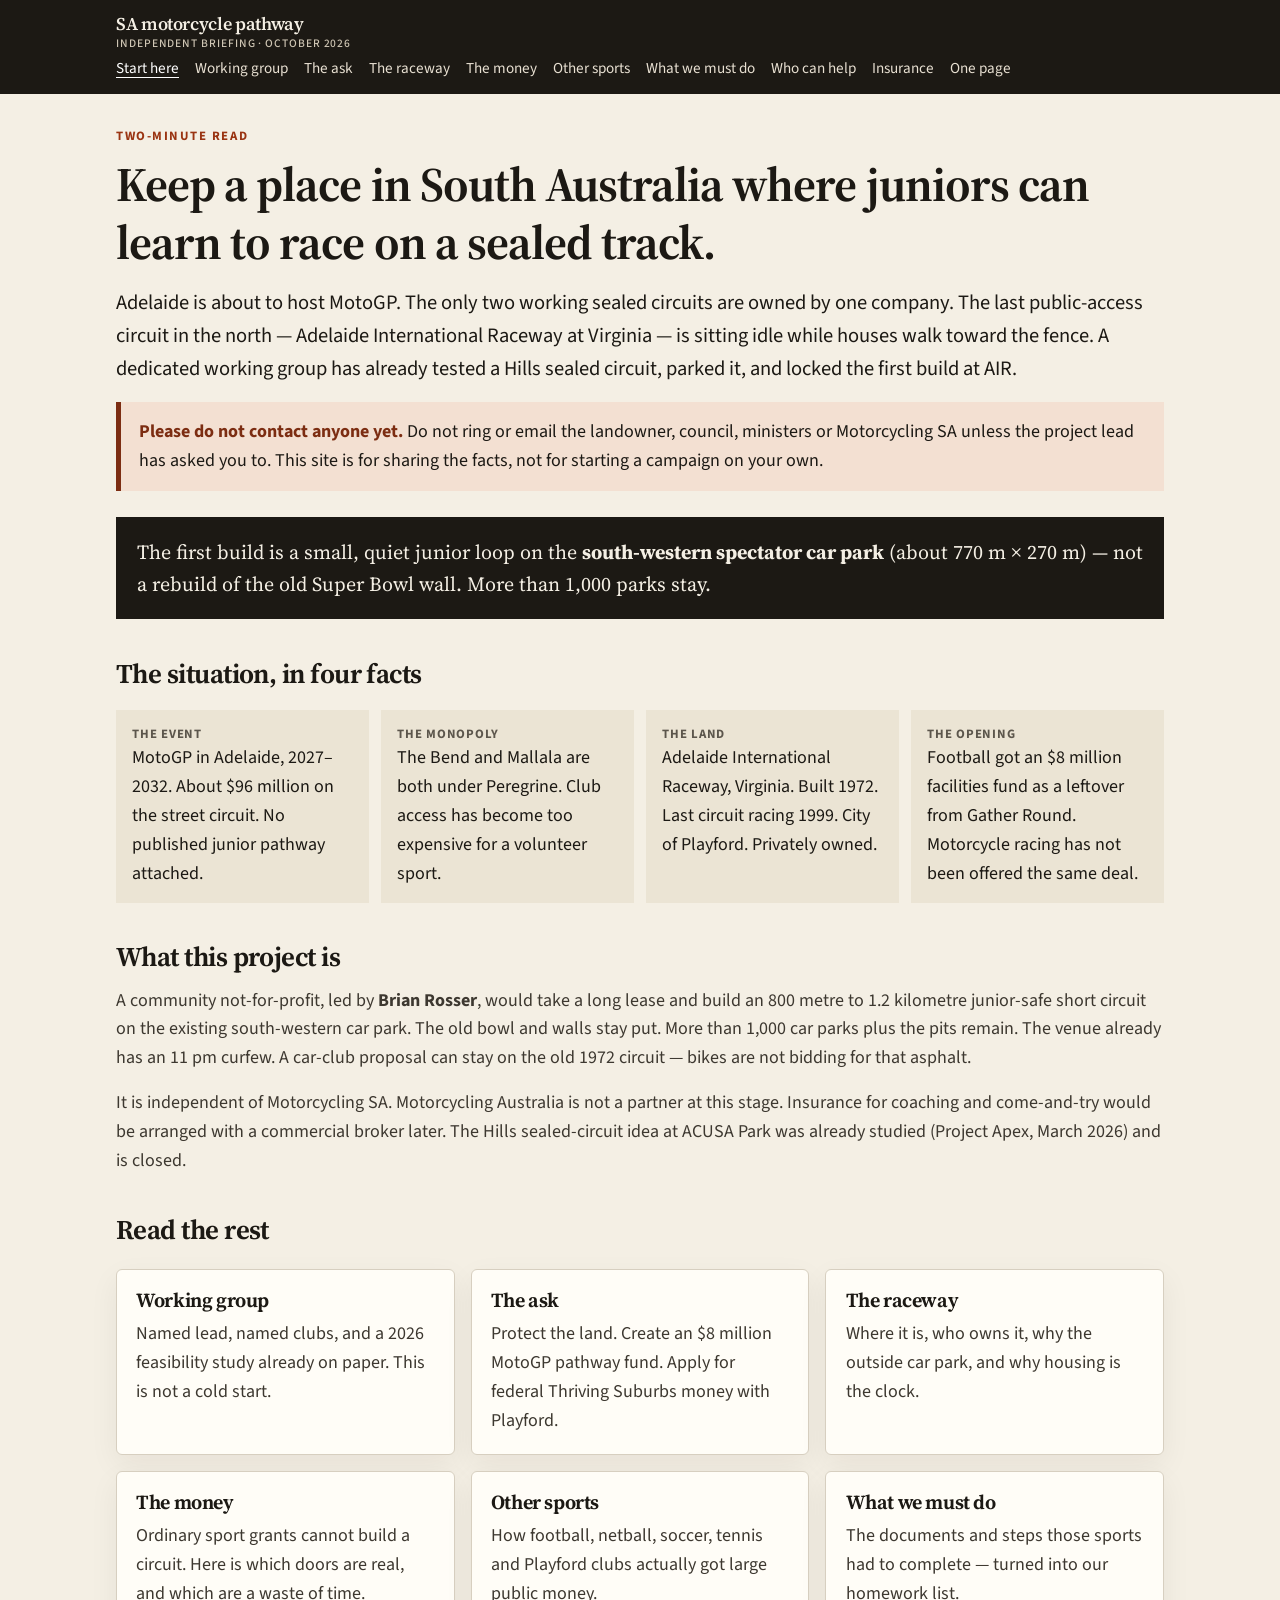
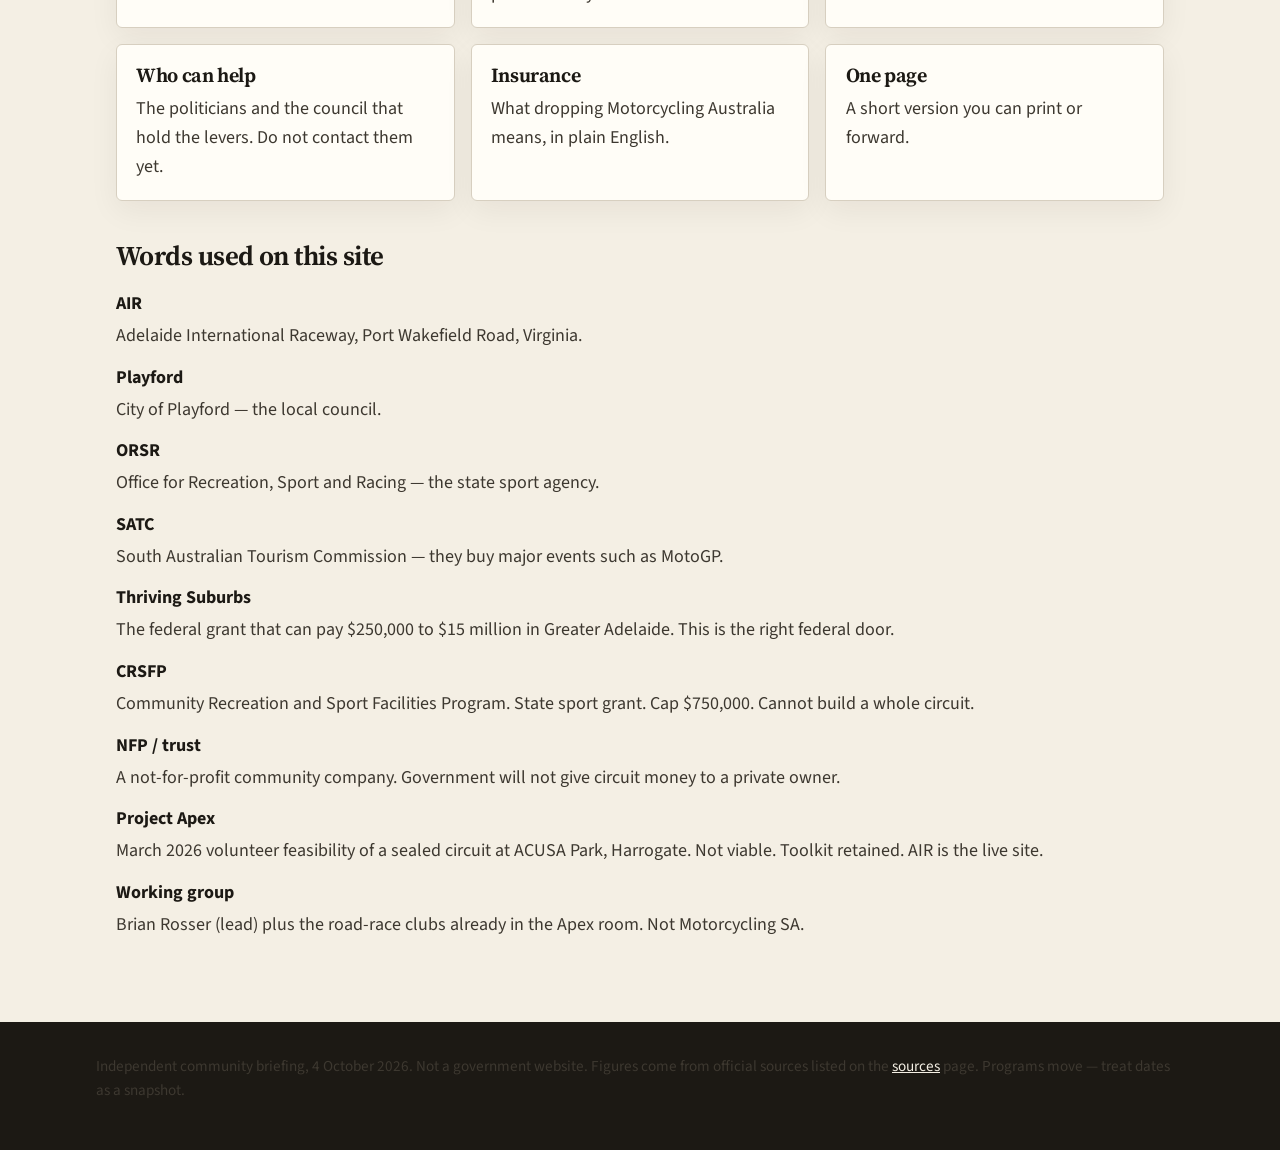
<file: index.html>
<!DOCTYPE html>
<html lang="en-AU">
<head>
  <meta charset="utf-8">
  <meta name="viewport" content="width=device-width, initial-scale=1">
  <title>Start here — SA motorcycle pathway briefing</title>
  <meta name="description" content="Plain-language briefing on a junior motorcycle pathway at Adelaide International Raceway, Virginia.">
  <link rel="preconnect" href="https://fonts.googleapis.com">
  <link rel="preconnect" href="https://fonts.gstatic.com" crossorigin>
  <link href="https://fonts.googleapis.com/css2?family=Source+Sans+3:wght@500;700&family=Source+Serif+4:wght@600;650&display=swap" rel="stylesheet">
  <link rel="stylesheet" href="css/style.css">
</head>
<body>
  <a class="skip" href="#content">Skip to content</a>
  <header class="site-header">
    <div class="header-inner">
      <a class="brand" href="index.html">SA motorcycle pathway<small>Independent briefing · October 2026</small></a>
      <button class="nav-toggle" type="button" aria-expanded="false">Menu</button>
    </div>
    <nav class="nav" aria-label="Main">
      <a class="is-current" href="index.html">Start here</a>
      <a href="working-group.html">Working group</a>
      <a href="proposal.html">The ask</a>
      <a href="the-site.html">The raceway</a>
      <a href="money.html">The money</a>
      <a href="other-sports.html">Other sports</a>
      <a href="homework.html">What we must do</a>
      <a href="people.html">Who can help</a>
      <a href="insurance.html">Insurance</a>
      <a href="one-pager.html">One page</a>
    </nav>
  </header>

  <main id="content" class="wrap">
    <p class="kicker">Two-minute read</p>
    <h1>Keep a place in South Australia where juniors can learn to race on a sealed track.</h1>
    <p class="lead">Adelaide is about to host MotoGP. The only two working sealed circuits are owned by one company. The last public-access circuit in the north — Adelaide International Raceway at Virginia — is sitting idle while houses walk toward the fence. A dedicated working group has already tested a Hills sealed circuit, parked it, and locked the first build at AIR.</p>

    <div class="notice">
      <strong>Please do not contact anyone yet.</strong>
      Do not ring or email the landowner, council, ministers or Motorcycling SA unless the project lead has asked you to. This site is for sharing the facts, not for starting a campaign on your own.
    </div>

    <div class="hero-ask">
      <p>The first build is a small, quiet junior loop on the <strong>south-western spectator car park</strong> (about 770 m × 270 m) — not a rebuild of the old Super Bowl wall. More than 1,000 parks stay.</p>
    </div>

    <h2>The situation, in four facts</h2>
    <div class="facts">
      <div class="fact"><b>The event</b>MotoGP in Adelaide, 2027–2032. About $96 million on the street circuit. No published junior pathway attached.</div>
      <div class="fact"><b>The monopoly</b>The Bend and Mallala are both under Peregrine. Club access has become too expensive for a volunteer sport.</div>
      <div class="fact"><b>The land</b>Adelaide International Raceway, Virginia. Built 1972. Last circuit racing 1999. City of Playford. Privately owned.</div>
      <div class="fact"><b>The opening</b>Football got an $8 million facilities fund as a leftover from Gather Round. Motorcycle racing has not been offered the same deal.</div>
    </div>

    <h2>What this project is</h2>
    <p>A community not-for-profit, led by <strong>Brian Rosser</strong>, would take a long lease and build an 800 metre to 1.2 kilometre junior-safe short circuit on the existing south-western car park. The old bowl and walls stay put. More than 1,000 car parks plus the pits remain. The venue already has an 11 pm curfew. A car-club proposal can stay on the old 1972 circuit — bikes are not bidding for that asphalt.</p>
    <p>It is independent of Motorcycling SA. Motorcycling Australia is not a partner at this stage. Insurance for coaching and come-and-try would be arranged with a commercial broker later. The Hills sealed-circuit idea at ACUSA Park was already studied (Project Apex, March 2026) and is closed.</p>

    <h2>Read the rest</h2>
    <div class="grid">
      <a class="card" href="working-group.html"><h3>Working group</h3><p>Named lead, named clubs, and a 2026 feasibility study already on paper. This is not a cold start.</p></a>
      <a class="card" href="proposal.html"><h3>The ask</h3><p>Protect the land. Create an $8 million MotoGP pathway fund. Apply for federal Thriving Suburbs money with Playford.</p></a>
      <a class="card" href="the-site.html"><h3>The raceway</h3><p>Where it is, who owns it, why the outside car park, and why housing is the clock.</p></a>
      <a class="card" href="money.html"><h3>The money</h3><p>Ordinary sport grants cannot build a circuit. Here is which doors are real, and which are a waste of time.</p></a>
      <a class="card" href="other-sports.html"><h3>Other sports</h3><p>How football, netball, soccer, tennis and Playford clubs actually got large public money.</p></a>
      <a class="card" href="homework.html"><h3>What we must do</h3><p>The documents and steps those sports had to complete — turned into our homework list.</p></a>
      <a class="card" href="people.html"><h3>Who can help</h3><p>The politicians and the council that hold the levers. Do not contact them yet.</p></a>
      <a class="card" href="insurance.html"><h3>Insurance</h3><p>What dropping Motorcycling Australia means, in plain English.</p></a>
      <a class="card" href="one-pager.html"><h3>One page</h3><p>A short version you can print or forward.</p></a>
    </div>

    <h2>Words used on this site</h2>
    <dl class="glossary">
      <dt>AIR</dt><dd>Adelaide International Raceway, Port Wakefield Road, Virginia.</dd>
      <dt>Playford</dt><dd>City of Playford — the local council.</dd>
      <dt>ORSR</dt><dd>Office for Recreation, Sport and Racing — the state sport agency.</dd>
      <dt>SATC</dt><dd>South Australian Tourism Commission — they buy major events such as MotoGP.</dd>
      <dt>Thriving Suburbs</dt><dd>The federal grant that can pay $250,000 to $15 million in Greater Adelaide. This is the right federal door.</dd>
      <dt>CRSFP</dt><dd>Community Recreation and Sport Facilities Program. State sport grant. Cap $750,000. Cannot build a whole circuit.</dd>
      <dt>NFP / trust</dt><dd>A not-for-profit community company. Government will not give circuit money to a private owner.</dd>
      <dt>Project Apex</dt><dd>March 2026 volunteer feasibility of a sealed circuit at ACUSA Park, Harrogate. Not viable. Toolkit retained. AIR is the live site.</dd>
      <dt>Working group</dt><dd>Brian Rosser (lead) plus the road-race clubs already in the Apex room. Not Motorcycling SA.</dd>
    </dl>
  </main>

  <footer class="site-footer">
    <div class="wrap">
      <p>Independent community briefing, 4 October 2026. Not a government website. Figures come from official sources listed on the <a href="sources.html">sources</a> page. Programs move — treat dates as a snapshot.</p>
    </div>
  </footer>
  <script src="js/nav.js"></script>
</body>
</html>
</file>
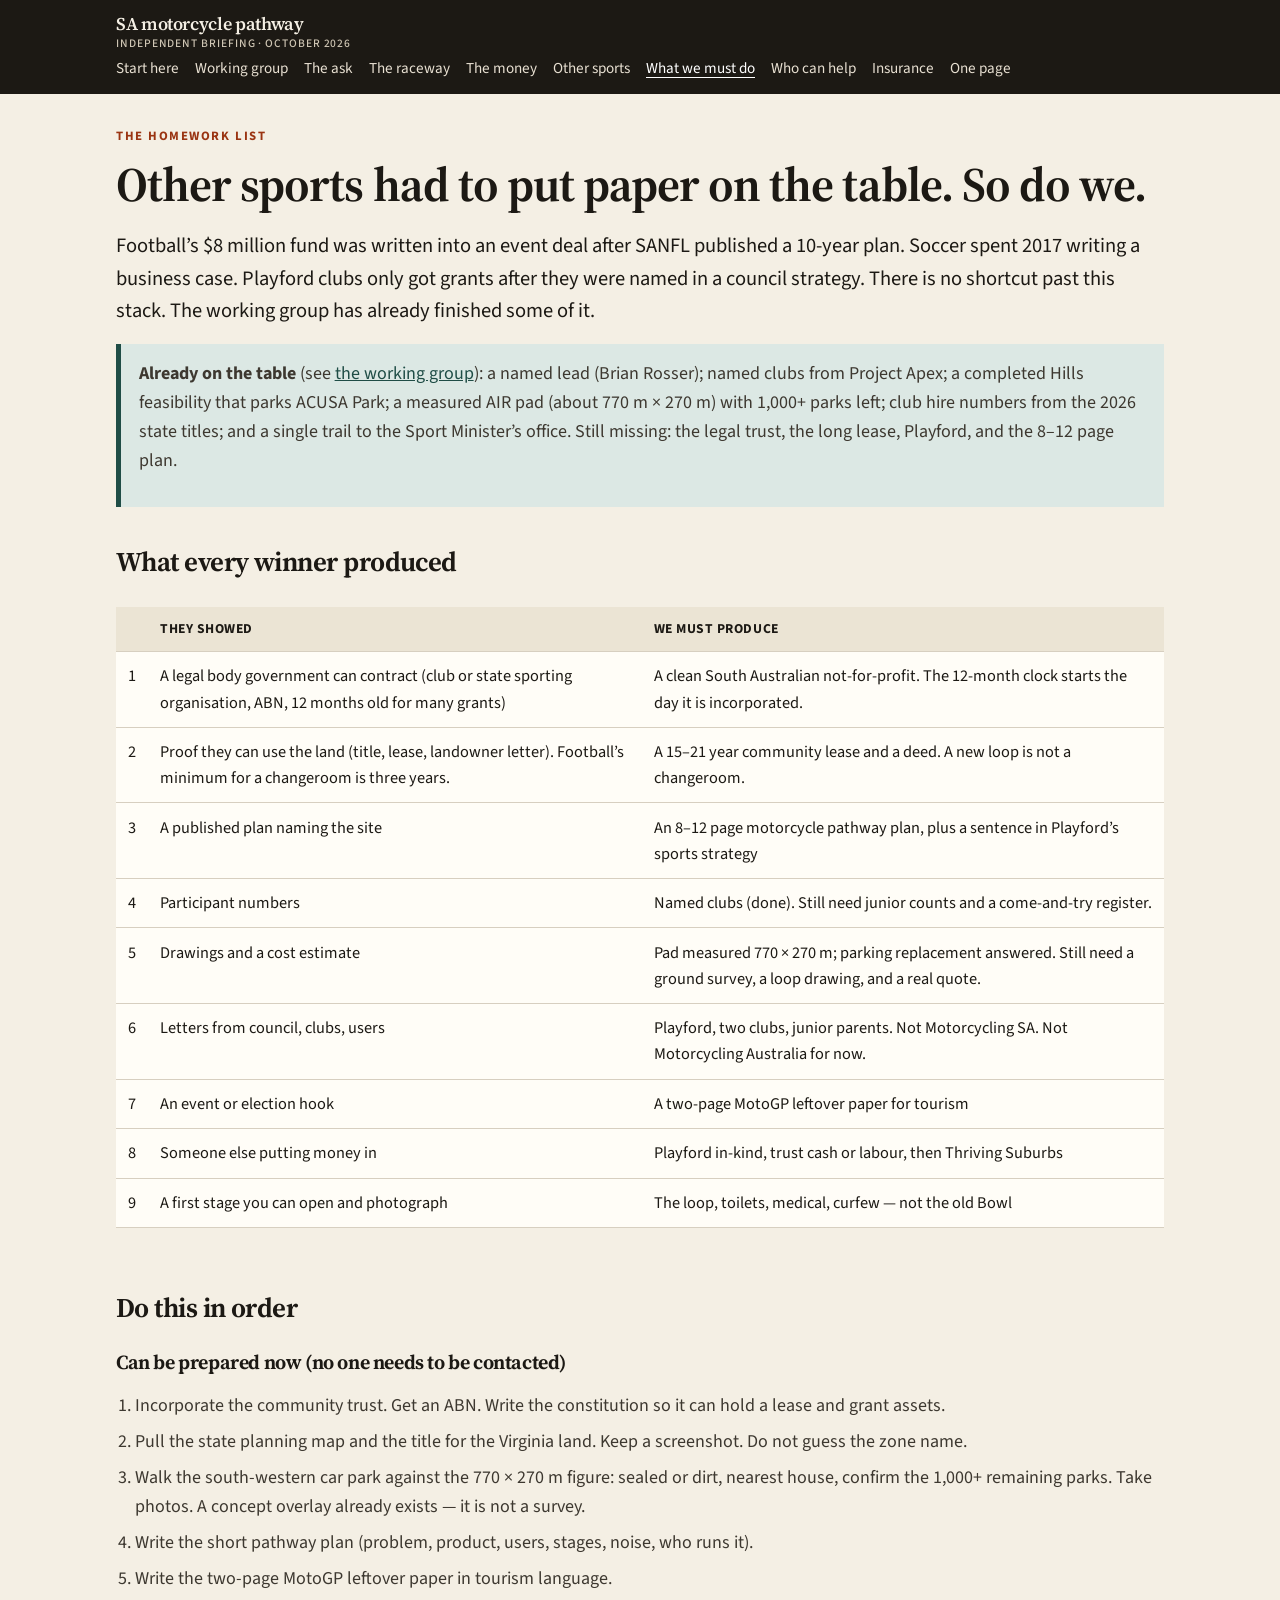
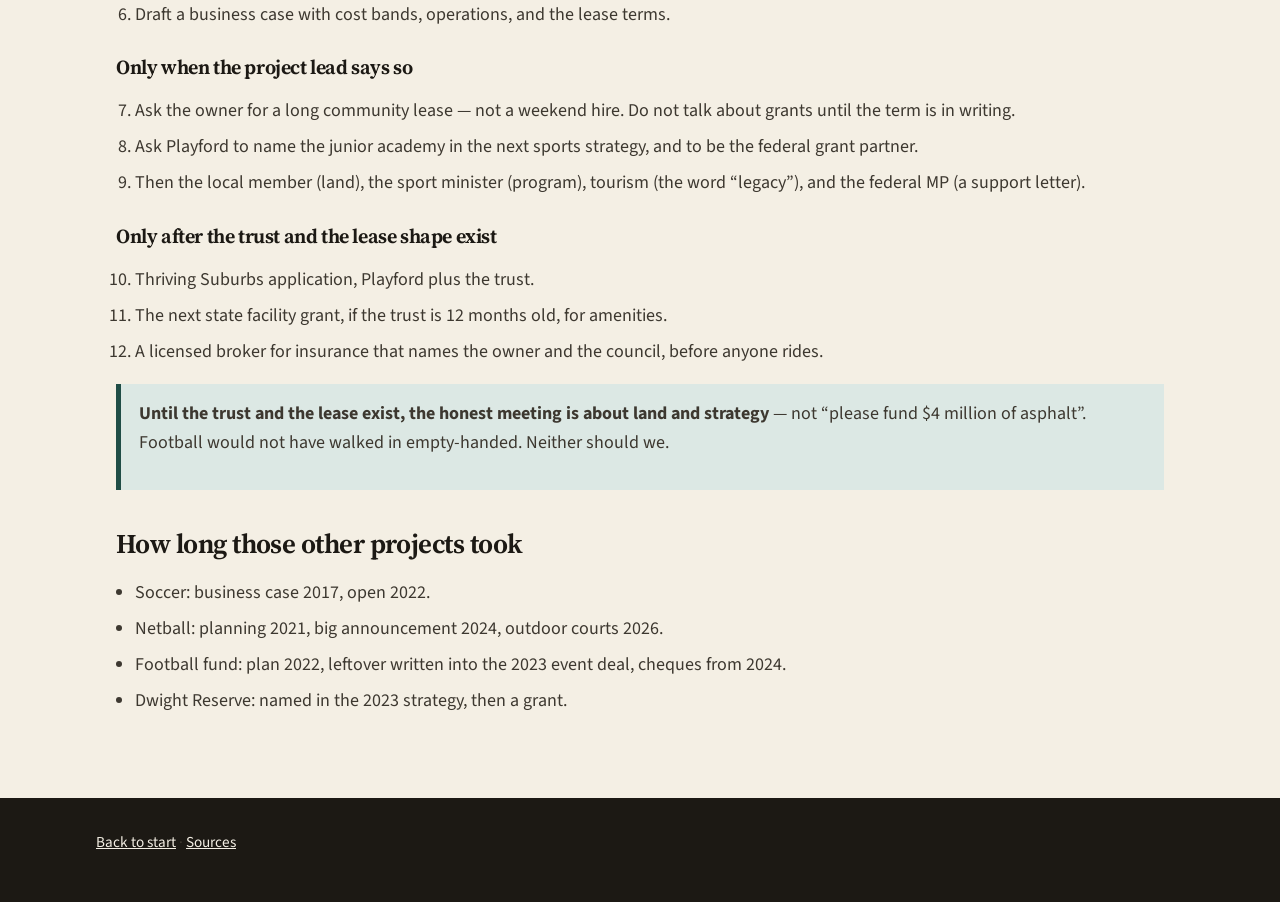
<file: homework.html>
<!DOCTYPE html>
<html lang="en-AU">
<head>
  <meta charset="utf-8">
  <meta name="viewport" content="width=device-width, initial-scale=1">
  <title>What we must do — SA motorcycle pathway briefing</title>
  <link rel="preconnect" href="https://fonts.googleapis.com">
  <link rel="preconnect" href="https://fonts.gstatic.com" crossorigin>
  <link href="https://fonts.googleapis.com/css2?family=Source+Sans+3:wght@500;700&family=Source+Serif+4:wght@600;650&display=swap" rel="stylesheet">
  <link rel="stylesheet" href="css/style.css">
</head>
<body>
  <header class="site-header">
    <div class="header-inner">
      <a class="brand" href="index.html">SA motorcycle pathway<small>Independent briefing · October 2026</small></a>
      <button class="nav-toggle" type="button" aria-expanded="false">Menu</button>
    </div>
    <nav class="nav" aria-label="Main">
      <a href="index.html">Start here</a>
      <a href="working-group.html">Working group</a>
      <a href="proposal.html">The ask</a>
      <a href="the-site.html">The raceway</a>
      <a href="money.html">The money</a>
      <a href="other-sports.html">Other sports</a>
      <a class="is-current" href="homework.html">What we must do</a>
      <a href="people.html">Who can help</a>
      <a href="insurance.html">Insurance</a>
      <a href="one-pager.html">One page</a>
    </nav>
  </header>
  <main class="wrap">
    <p class="kicker">The homework list</p>
    <h1>Other sports had to put paper on the table. So do we.</h1>
    <p class="lead">Football’s $8 million fund was written into an event deal after SANFL published a 10-year plan. Soccer spent 2017 writing a business case. Playford clubs only got grants after they were named in a council strategy. There is no shortcut past this stack. The working group has already finished some of it.</p>

    <div class="soft">
      <p><strong>Already on the table</strong> (see <a href="working-group.html">the working group</a>): a named lead (Brian Rosser); named clubs from Project Apex; a completed Hills feasibility that parks ACUSA Park; a measured AIR pad (about 770 m × 270 m) with 1,000+ parks left; club hire numbers from the 2026 state titles; and a single trail to the Sport Minister’s office. Still missing: the legal trust, the long lease, Playford, and the 8–12 page plan.</p>
    </div>

    <h2>What every winner produced</h2>
    <div class="table-wrap">
      <table>
        <thead><tr><th></th><th>They showed</th><th>We must produce</th></tr></thead>
        <tbody>
          <tr><td>1</td><td>A legal body government can contract (club or state sporting organisation, ABN, 12 months old for many grants)</td><td>A clean South Australian not-for-profit. The 12-month clock starts the day it is incorporated.</td></tr>
          <tr><td>2</td><td>Proof they can use the land (title, lease, landowner letter). Football’s minimum for a changeroom is three years.</td><td>A 15–21 year community lease and a deed. A new loop is not a changeroom.</td></tr>
          <tr><td>3</td><td>A published plan naming the site</td><td>An 8–12 page motorcycle pathway plan, plus a sentence in Playford’s sports strategy</td></tr>
          <tr><td>4</td><td>Participant numbers</td><td>Named clubs (done). Still need junior counts and a come-and-try register.</td></tr>
          <tr><td>5</td><td>Drawings and a cost estimate</td><td>Pad measured 770 × 270 m; parking replacement answered. Still need a ground survey, a loop drawing, and a real quote.</td></tr>
          <tr><td>6</td><td>Letters from council, clubs, users</td><td>Playford, two clubs, junior parents. Not Motorcycling SA. Not Motorcycling Australia for now.</td></tr>
          <tr><td>7</td><td>An event or election hook</td><td>A two-page MotoGP leftover paper for tourism</td></tr>
          <tr><td>8</td><td>Someone else putting money in</td><td>Playford in-kind, trust cash or labour, then Thriving Suburbs</td></tr>
          <tr><td>9</td><td>A first stage you can open and photograph</td><td>The loop, toilets, medical, curfew — not the old Bowl</td></tr>
        </tbody>
      </table>
    </div>

    <h2>Do this in order</h2>
    <h3>Can be prepared now (no one needs to be contacted)</h3>
    <ol class="steps">
      <li>Incorporate the community trust. Get an ABN. Write the constitution so it can hold a lease and grant assets.</li>
      <li>Pull the state planning map and the title for the Virginia land. Keep a screenshot. Do not guess the zone name.</li>
      <li>Walk the south-western car park against the 770 × 270 m figure: sealed or dirt, nearest house, confirm the 1,000+ remaining parks. Take photos. A concept overlay already exists — it is not a survey.</li>
      <li>Write the short pathway plan (problem, product, users, stages, noise, who runs it).</li>
      <li>Write the two-page MotoGP leftover paper in tourism language.</li>
      <li>Draft a business case with cost bands, operations, and the lease terms.</li>
    </ol>

    <h3>Only when the project lead says so</h3>
    <ol class="steps" start="7">
      <li>Ask the owner for a long community lease — not a weekend hire. Do not talk about grants until the term is in writing.</li>
      <li>Ask Playford to name the junior academy in the next sports strategy, and to be the federal grant partner.</li>
      <li>Then the local member (land), the sport minister (program), tourism (the word “legacy”), and the federal MP (a support letter).</li>
    </ol>

    <h3>Only after the trust and the lease shape exist</h3>
    <ol class="steps" start="10">
      <li>Thriving Suburbs application, Playford plus the trust.</li>
      <li>The next state facility grant, if the trust is 12 months old, for amenities.</li>
      <li>A licensed broker for insurance that names the owner and the council, before anyone rides.</li>
    </ol>

    <div class="soft">
      <p><strong>Until the trust and the lease exist, the honest meeting is about land and strategy</strong> — not “please fund $4 million of asphalt”. Football would not have walked in empty-handed. Neither should we.</p>
    </div>

    <h2>How long those other projects took</h2>
    <ul class="plain">
      <li>Soccer: business case 2017, open 2022.</li>
      <li>Netball: planning 2021, big announcement 2024, outdoor courts 2026.</li>
      <li>Football fund: plan 2022, leftover written into the 2023 event deal, cheques from 2024.</li>
      <li>Dwight Reserve: named in the 2023 strategy, then a grant.</li>
    </ul>
  </main>
  <footer class="site-footer"><div class="wrap"><p><a href="index.html">Back to start</a> · <a href="sources.html">Sources</a></p></div></footer>
  <script src="js/nav.js"></script>
</body>
</html>
</file>
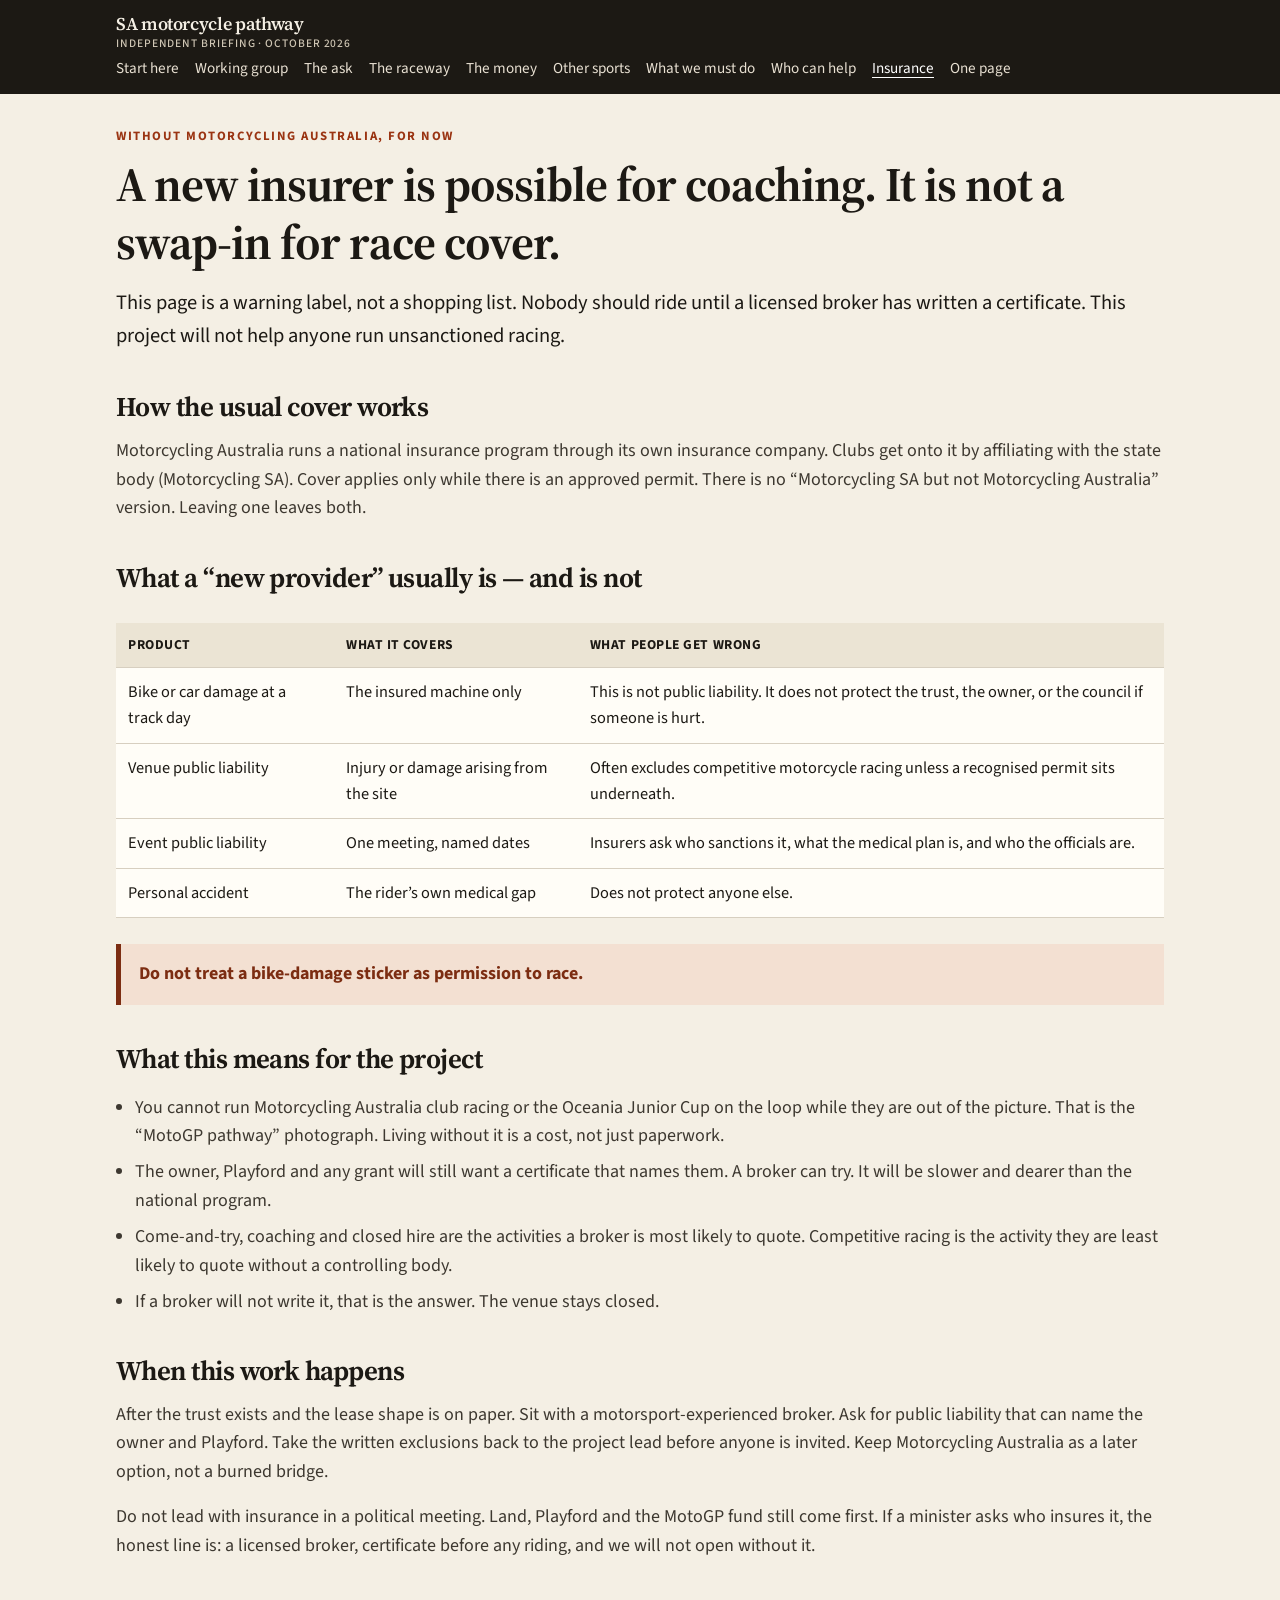
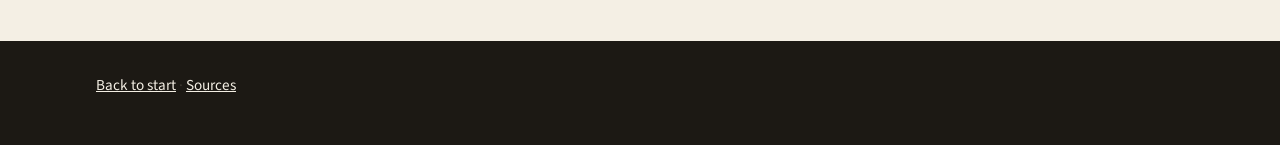
<file: insurance.html>
<!DOCTYPE html>
<html lang="en-AU">
<head>
  <meta charset="utf-8">
  <meta name="viewport" content="width=device-width, initial-scale=1">
  <title>Insurance — SA motorcycle pathway briefing</title>
  <link rel="preconnect" href="https://fonts.googleapis.com">
  <link rel="preconnect" href="https://fonts.gstatic.com" crossorigin>
  <link href="https://fonts.googleapis.com/css2?family=Source+Sans+3:wght@500;700&family=Source+Serif+4:wght@600;650&display=swap" rel="stylesheet">
  <link rel="stylesheet" href="css/style.css">
</head>
<body>
  <header class="site-header">
    <div class="header-inner">
      <a class="brand" href="index.html">SA motorcycle pathway<small>Independent briefing · October 2026</small></a>
      <button class="nav-toggle" type="button" aria-expanded="false">Menu</button>
    </div>
    <nav class="nav" aria-label="Main">
      <a href="index.html">Start here</a>
      <a href="working-group.html">Working group</a>
      <a href="proposal.html">The ask</a>
      <a href="the-site.html">The raceway</a>
      <a href="money.html">The money</a>
      <a href="other-sports.html">Other sports</a>
      <a href="homework.html">What we must do</a>
      <a href="people.html">Who can help</a>
      <a class="is-current" href="insurance.html">Insurance</a>
      <a href="one-pager.html">One page</a>
    </nav>
  </header>
  <main class="wrap">
    <p class="kicker">Without Motorcycling Australia, for now</p>
    <h1>A new insurer is possible for coaching. It is not a swap-in for race cover.</h1>
    <p class="lead">This page is a warning label, not a shopping list. Nobody should ride until a licensed broker has written a certificate. This project will not help anyone run unsanctioned racing.</p>

    <h2>How the usual cover works</h2>
    <p>Motorcycling Australia runs a national insurance program through its own insurance company. Clubs get onto it by affiliating with the state body (Motorcycling SA). Cover applies only while there is an approved permit. There is no “Motorcycling SA but not Motorcycling Australia” version. Leaving one leaves both.</p>

    <h2>What a “new provider” usually is — and is not</h2>
    <div class="table-wrap">
      <table>
        <thead><tr><th>Product</th><th>What it covers</th><th>What people get wrong</th></tr></thead>
        <tbody>
          <tr><td>Bike or car damage at a track day</td><td>The insured machine only</td><td>This is not public liability. It does not protect the trust, the owner, or the council if someone is hurt.</td></tr>
          <tr><td>Venue public liability</td><td>Injury or damage arising from the site</td><td>Often excludes competitive motorcycle racing unless a recognised permit sits underneath.</td></tr>
          <tr><td>Event public liability</td><td>One meeting, named dates</td><td>Insurers ask who sanctions it, what the medical plan is, and who the officials are.</td></tr>
          <tr><td>Personal accident</td><td>The rider’s own medical gap</td><td>Does not protect anyone else.</td></tr>
        </tbody>
      </table>
    </div>

    <div class="notice">
      <strong>Do not treat a bike-damage sticker as permission to race.</strong>
    </div>

    <h2>What this means for the project</h2>
    <ul class="plain">
      <li>You cannot run Motorcycling Australia club racing or the Oceania Junior Cup on the loop while they are out of the picture. That is the “MotoGP pathway” photograph. Living without it is a cost, not just paperwork.</li>
      <li>The owner, Playford and any grant will still want a certificate that names them. A broker can try. It will be slower and dearer than the national program.</li>
      <li>Come-and-try, coaching and closed hire are the activities a broker is most likely to quote. Competitive racing is the activity they are least likely to quote without a controlling body.</li>
      <li>If a broker will not write it, that is the answer. The venue stays closed.</li>
    </ul>

    <h2>When this work happens</h2>
    <p>After the trust exists and the lease shape is on paper. Sit with a motorsport-experienced broker. Ask for public liability that can name the owner and Playford. Take the written exclusions back to the project lead before anyone is invited. Keep Motorcycling Australia as a later option, not a burned bridge.</p>
    <p>Do not lead with insurance in a political meeting. Land, Playford and the MotoGP fund still come first. If a minister asks who insures it, the honest line is: a licensed broker, certificate before any riding, and we will not open without it.</p>
  </main>
  <footer class="site-footer"><div class="wrap"><p><a href="index.html">Back to start</a> · <a href="sources.html">Sources</a></p></div></footer>
  <script src="js/nav.js"></script>
</body>
</html>
</file>
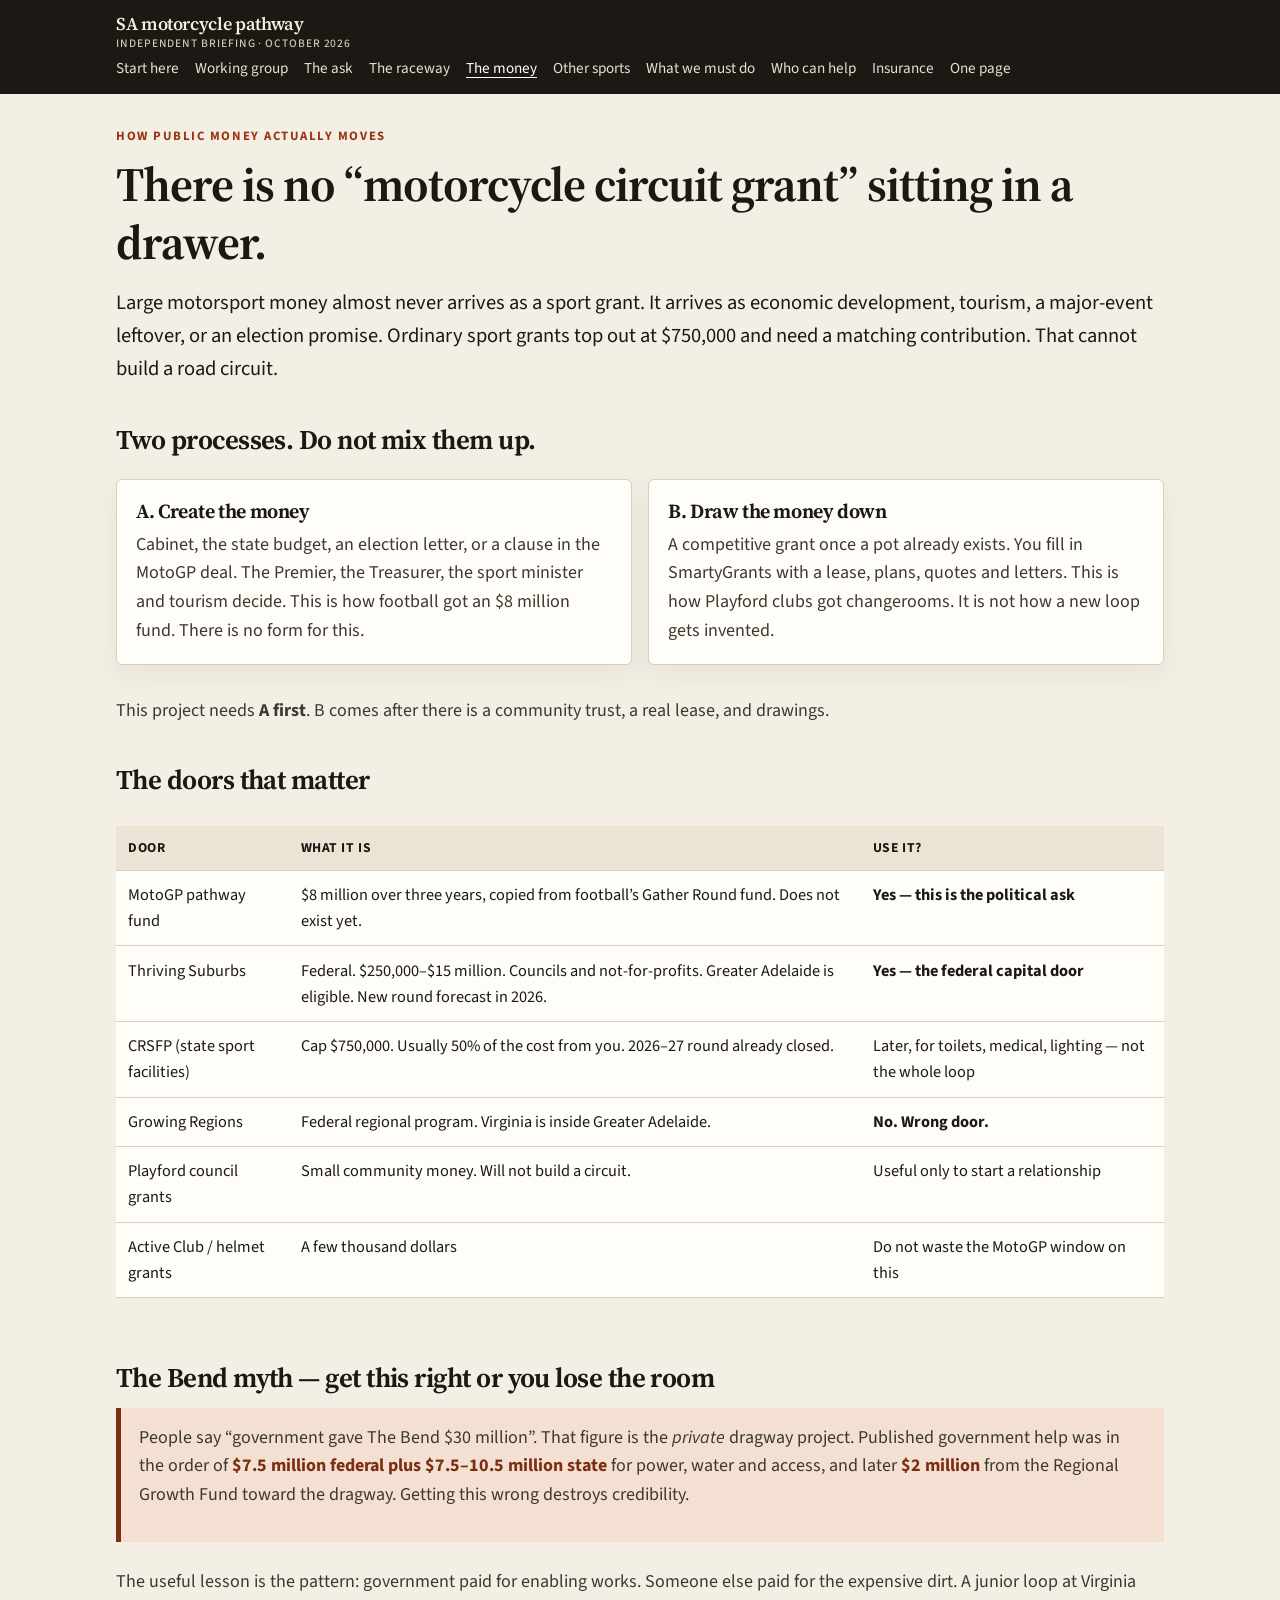
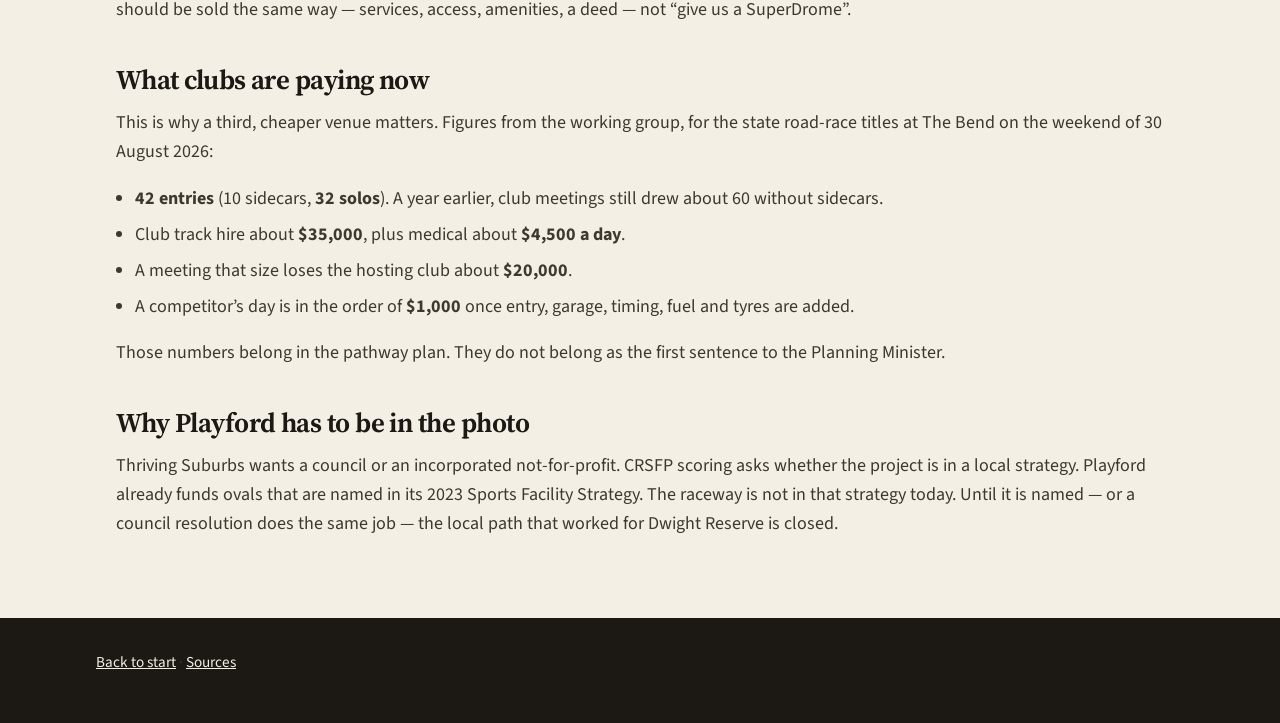
<file: money.html>
<!DOCTYPE html>
<html lang="en-AU">
<head>
  <meta charset="utf-8">
  <meta name="viewport" content="width=device-width, initial-scale=1">
  <title>The money — SA motorcycle pathway briefing</title>
  <link rel="preconnect" href="https://fonts.googleapis.com">
  <link rel="preconnect" href="https://fonts.gstatic.com" crossorigin>
  <link href="https://fonts.googleapis.com/css2?family=Source+Sans+3:wght@500;700&family=Source+Serif+4:wght@600;650&display=swap" rel="stylesheet">
  <link rel="stylesheet" href="css/style.css">
</head>
<body>
  <header class="site-header">
    <div class="header-inner">
      <a class="brand" href="index.html">SA motorcycle pathway<small>Independent briefing · October 2026</small></a>
      <button class="nav-toggle" type="button" aria-expanded="false">Menu</button>
    </div>
    <nav class="nav" aria-label="Main">
      <a href="index.html">Start here</a>
      <a href="working-group.html">Working group</a>
      <a href="proposal.html">The ask</a>
      <a href="the-site.html">The raceway</a>
      <a class="is-current" href="money.html">The money</a>
      <a href="other-sports.html">Other sports</a>
      <a href="homework.html">What we must do</a>
      <a href="people.html">Who can help</a>
      <a href="insurance.html">Insurance</a>
      <a href="one-pager.html">One page</a>
    </nav>
  </header>
  <main class="wrap">
    <p class="kicker">How public money actually moves</p>
    <h1>There is no “motorcycle circuit grant” sitting in a drawer.</h1>
    <p class="lead">Large motorsport money almost never arrives as a sport grant. It arrives as economic development, tourism, a major-event leftover, or an election promise. Ordinary sport grants top out at $750,000 and need a matching contribution. That cannot build a road circuit.</p>

    <h2>Two processes. Do not mix them up.</h2>
    <div class="grid">
      <div class="card"><h3>A. Create the money</h3><p>Cabinet, the state budget, an election letter, or a clause in the MotoGP deal. The Premier, the Treasurer, the sport minister and tourism decide. This is how football got an $8 million fund. There is no form for this.</p></div>
      <div class="card"><h3>B. Draw the money down</h3><p>A competitive grant once a pot already exists. You fill in SmartyGrants with a lease, plans, quotes and letters. This is how Playford clubs got changerooms. It is not how a new loop gets invented.</p></div>
    </div>
    <p>This project needs <strong>A first</strong>. B comes after there is a community trust, a real lease, and drawings.</p>

    <h2>The doors that matter</h2>
    <div class="table-wrap">
      <table>
        <thead><tr><th>Door</th><th>What it is</th><th>Use it?</th></tr></thead>
        <tbody>
          <tr><td>MotoGP pathway fund</td><td>$8 million over three years, copied from football’s Gather Round fund. Does not exist yet.</td><td><strong>Yes — this is the political ask</strong></td></tr>
          <tr><td>Thriving Suburbs</td><td>Federal. $250,000–$15 million. Councils and not-for-profits. Greater Adelaide is eligible. New round forecast in 2026.</td><td><strong>Yes — the federal capital door</strong></td></tr>
          <tr><td>CRSFP (state sport facilities)</td><td>Cap $750,000. Usually 50% of the cost from you. 2026–27 round already closed.</td><td>Later, for toilets, medical, lighting — not the whole loop</td></tr>
          <tr><td>Growing Regions</td><td>Federal regional program. Virginia is inside Greater Adelaide.</td><td><strong>No. Wrong door.</strong></td></tr>
          <tr><td>Playford council grants</td><td>Small community money. Will not build a circuit.</td><td>Useful only to start a relationship</td></tr>
          <tr><td>Active Club / helmet grants</td><td>A few thousand dollars</td><td>Do not waste the MotoGP window on this</td></tr>
        </tbody>
      </table>
    </div>

    <h2>The Bend myth — get this right or you lose the room</h2>
    <div class="notice">
      <p>People say “government gave The Bend $30 million”. That figure is the <em>private</em> dragway project. Published government help was in the order of <strong>$7.5 million federal plus $7.5–10.5 million state</strong> for power, water and access, and later <strong>$2 million</strong> from the Regional Growth Fund toward the dragway. Getting this wrong destroys credibility.</p>
    </div>
    <p>The useful lesson is the pattern: government paid for enabling works. Someone else paid for the expensive dirt. A junior loop at Virginia should be sold the same way — services, access, amenities, a deed — not “give us a SuperDrome”.</p>

    <h2>What clubs are paying now</h2>
    <p>This is why a third, cheaper venue matters. Figures from the working group, for the state road-race titles at The Bend on the weekend of 30 August 2026:</p>
    <ul class="plain">
      <li><strong>42 entries</strong> (10 sidecars, <strong>32 solos</strong>). A year earlier, club meetings still drew about 60 without sidecars.</li>
      <li>Club track hire about <strong>$35,000</strong>, plus medical about <strong>$4,500 a day</strong>.</li>
      <li>A meeting that size loses the hosting club about <strong>$20,000</strong>.</li>
      <li>A competitor’s day is in the order of <strong>$1,000</strong> once entry, garage, timing, fuel and tyres are added.</li>
    </ul>
    <p>Those numbers belong in the pathway plan. They do not belong as the first sentence to the Planning Minister.</p>

    <h2>Why Playford has to be in the photo</h2>
    <p>Thriving Suburbs wants a council or an incorporated not-for-profit. CRSFP scoring asks whether the project is in a local strategy. Playford already funds ovals that are named in its 2023 Sports Facility Strategy. The raceway is not in that strategy today. Until it is named — or a council resolution does the same job — the local path that worked for Dwight Reserve is closed.</p>
  </main>
  <footer class="site-footer"><div class="wrap"><p><a href="index.html">Back to start</a> · <a href="sources.html">Sources</a></p></div></footer>
  <script src="js/nav.js"></script>
</body>
</html>
</file>
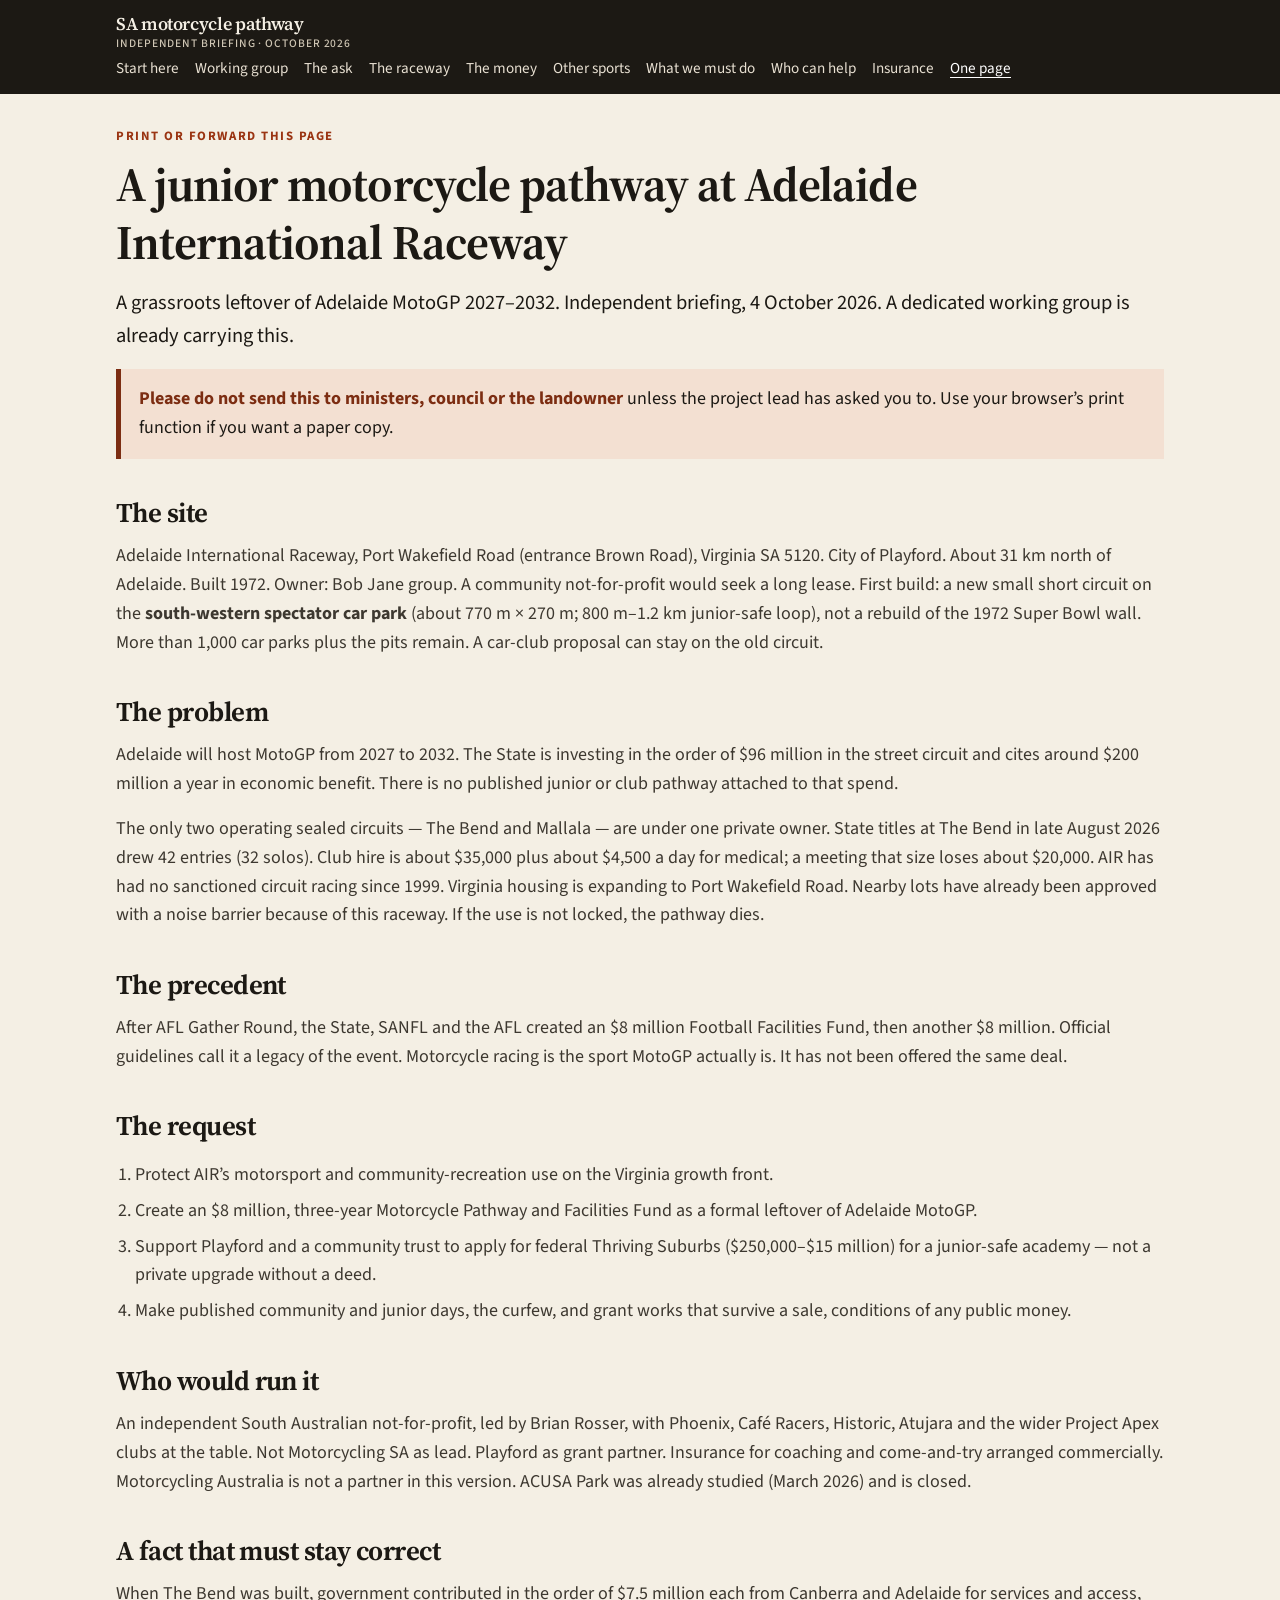
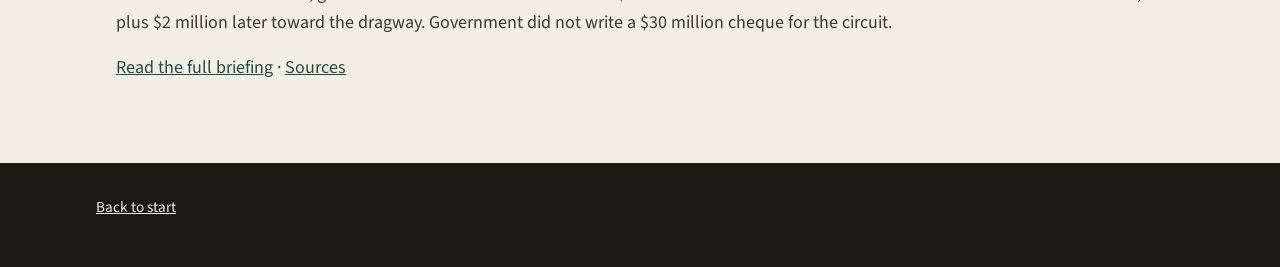
<file: one-pager.html>
<!DOCTYPE html>
<html lang="en-AU">
<head>
  <meta charset="utf-8">
  <meta name="viewport" content="width=device-width, initial-scale=1">
  <title>One page — SA motorcycle pathway briefing</title>
  <link rel="preconnect" href="https://fonts.googleapis.com">
  <link rel="preconnect" href="https://fonts.gstatic.com" crossorigin>
  <link href="https://fonts.googleapis.com/css2?family=Source+Sans+3:wght@500;700&family=Source+Serif+4:wght@600;650&display=swap" rel="stylesheet">
  <link rel="stylesheet" href="css/style.css">
</head>
<body>
  <header class="site-header no-print">
    <div class="header-inner">
      <a class="brand" href="index.html">SA motorcycle pathway<small>Independent briefing · October 2026</small></a>
      <button class="nav-toggle" type="button" aria-expanded="false">Menu</button>
    </div>
    <nav class="nav" aria-label="Main">
      <a href="index.html">Start here</a>
      <a href="working-group.html">Working group</a>
      <a href="proposal.html">The ask</a>
      <a href="the-site.html">The raceway</a>
      <a href="money.html">The money</a>
      <a href="other-sports.html">Other sports</a>
      <a href="homework.html">What we must do</a>
      <a href="people.html">Who can help</a>
      <a href="insurance.html">Insurance</a>
      <a class="is-current" href="one-pager.html">One page</a>
    </nav>
  </header>
  <main class="wrap">
    <p class="kicker no-print">Print or forward this page</p>
    <h1>A junior motorcycle pathway at Adelaide International Raceway</h1>
    <p class="lead">A grassroots leftover of Adelaide MotoGP 2027–2032. Independent briefing, 4 October 2026. A dedicated working group is already carrying this.</p>

    <div class="notice no-print">
      <strong>Please do not send this to ministers, council or the landowner</strong> unless the project lead has asked you to. Use your browser’s print function if you want a paper copy.
    </div>

    <h2>The site</h2>
    <p>Adelaide International Raceway, Port Wakefield Road (entrance Brown Road), Virginia SA 5120. City of Playford. About 31 km north of Adelaide. Built 1972. Owner: Bob Jane group. A community not-for-profit would seek a long lease. First build: a new small short circuit on the <strong>south-western spectator car park</strong> (about 770 m × 270 m; 800 m–1.2 km junior-safe loop), not a rebuild of the 1972 Super Bowl wall. More than 1,000 car parks plus the pits remain. A car-club proposal can stay on the old circuit.</p>

    <h2>The problem</h2>
    <p>Adelaide will host MotoGP from 2027 to 2032. The State is investing in the order of $96 million in the street circuit and cites around $200 million a year in economic benefit. There is no published junior or club pathway attached to that spend.</p>
    <p>The only two operating sealed circuits — The Bend and Mallala — are under one private owner. State titles at The Bend in late August 2026 drew 42 entries (32 solos). Club hire is about $35,000 plus about $4,500 a day for medical; a meeting that size loses about $20,000. AIR has had no sanctioned circuit racing since 1999. Virginia housing is expanding to Port Wakefield Road. Nearby lots have already been approved with a noise barrier because of this raceway. If the use is not locked, the pathway dies.</p>

    <h2>The precedent</h2>
    <p>After AFL Gather Round, the State, SANFL and the AFL created an $8 million Football Facilities Fund, then another $8 million. Official guidelines call it a legacy of the event. Motorcycle racing is the sport MotoGP actually is. It has not been offered the same deal.</p>

    <h2>The request</h2>
    <ol class="steps">
      <li>Protect AIR’s motorsport and community-recreation use on the Virginia growth front.</li>
      <li>Create an $8 million, three-year Motorcycle Pathway and Facilities Fund as a formal leftover of Adelaide MotoGP.</li>
      <li>Support Playford and a community trust to apply for federal Thriving Suburbs ($250,000–$15 million) for a junior-safe academy — not a private upgrade without a deed.</li>
      <li>Make published community and junior days, the curfew, and grant works that survive a sale, conditions of any public money.</li>
    </ol>

    <h2>Who would run it</h2>
    <p>An independent South Australian not-for-profit, led by Brian Rosser, with Phoenix, Café Racers, Historic, Atujara and the wider Project Apex clubs at the table. Not Motorcycling SA as lead. Playford as grant partner. Insurance for coaching and come-and-try arranged commercially. Motorcycling Australia is not a partner in this version. ACUSA Park was already studied (March 2026) and is closed.</p>

    <h2>A fact that must stay correct</h2>
    <p>When The Bend was built, government contributed in the order of $7.5 million each from Canberra and Adelaide for services and access, plus $2 million later toward the dragway. Government did not write a $30 million cheque for the circuit.</p>

    <p class="no-print"><a href="index.html">Read the full briefing</a> · <a href="sources.html">Sources</a></p>
  </main>
  <footer class="site-footer no-print"><div class="wrap"><p><a href="index.html">Back to start</a></p></div></footer>
  <script src="js/nav.js"></script>
</body>
</html>
</file>
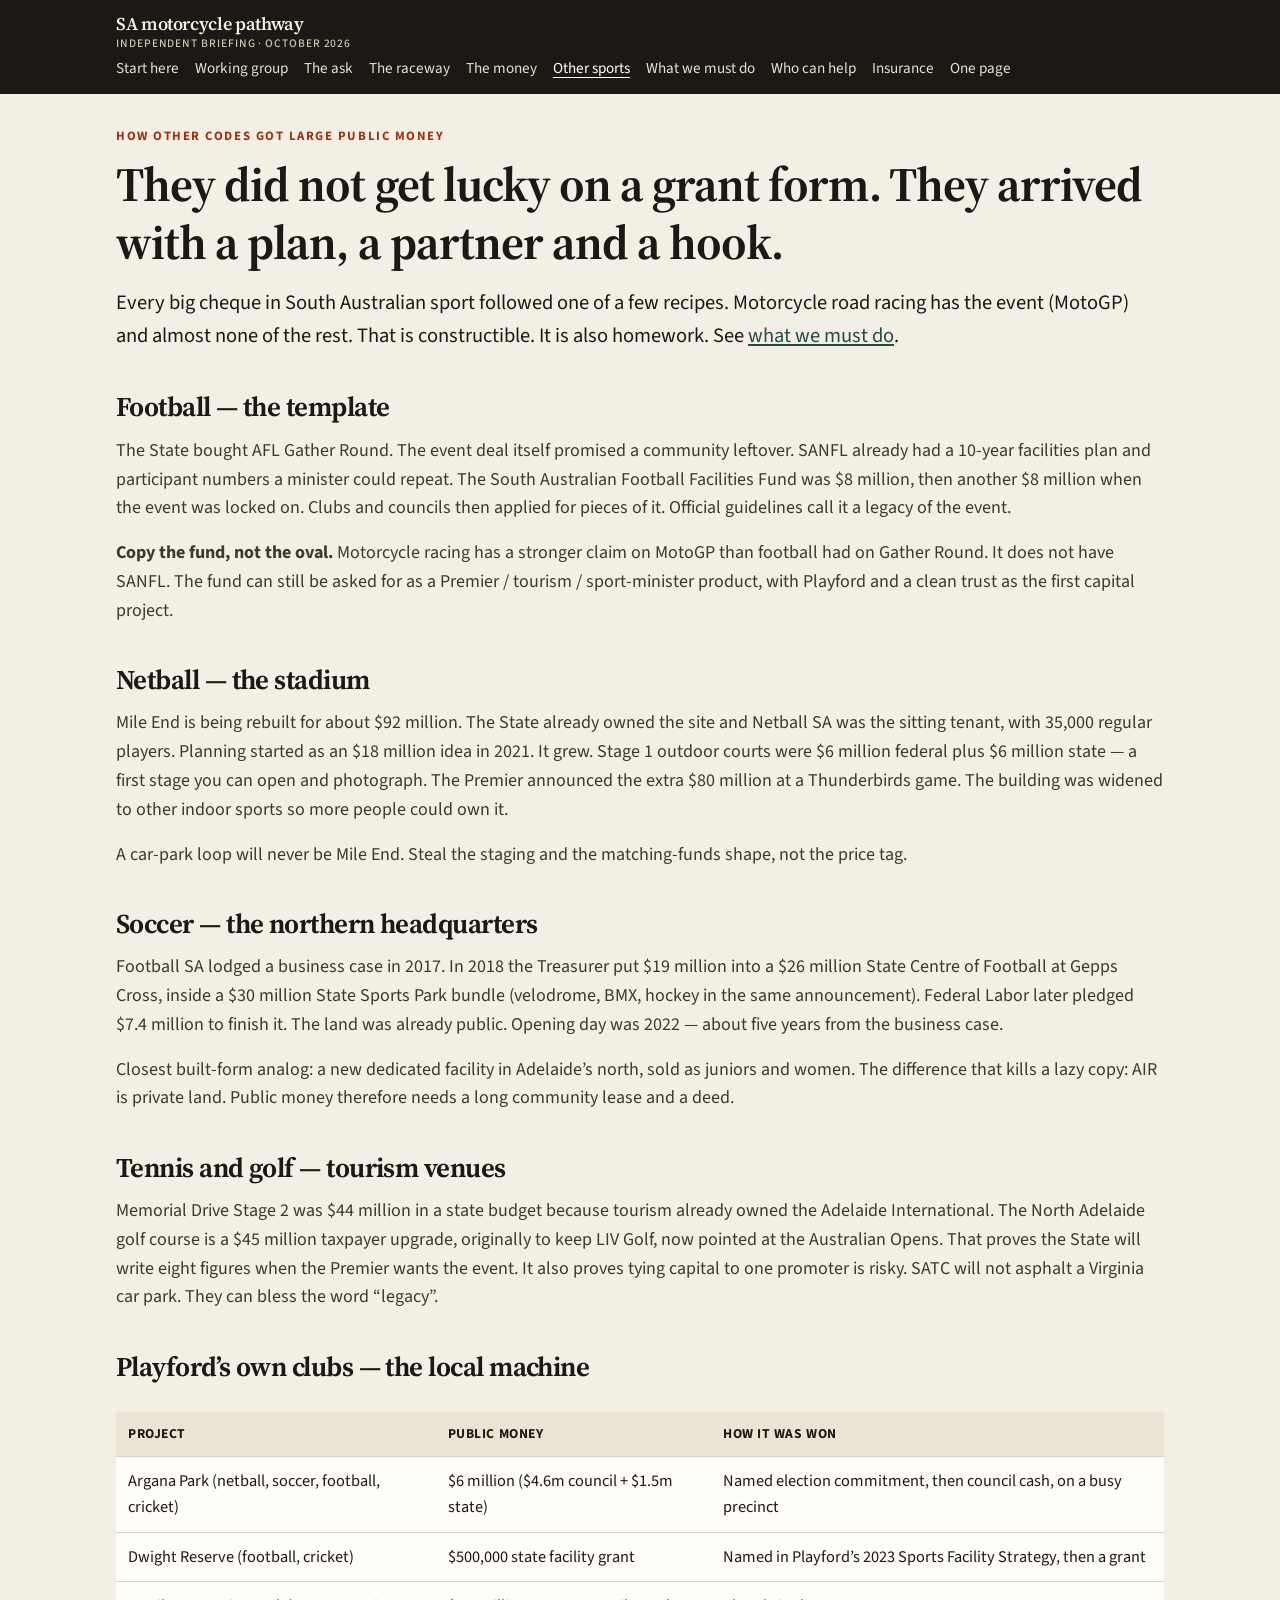
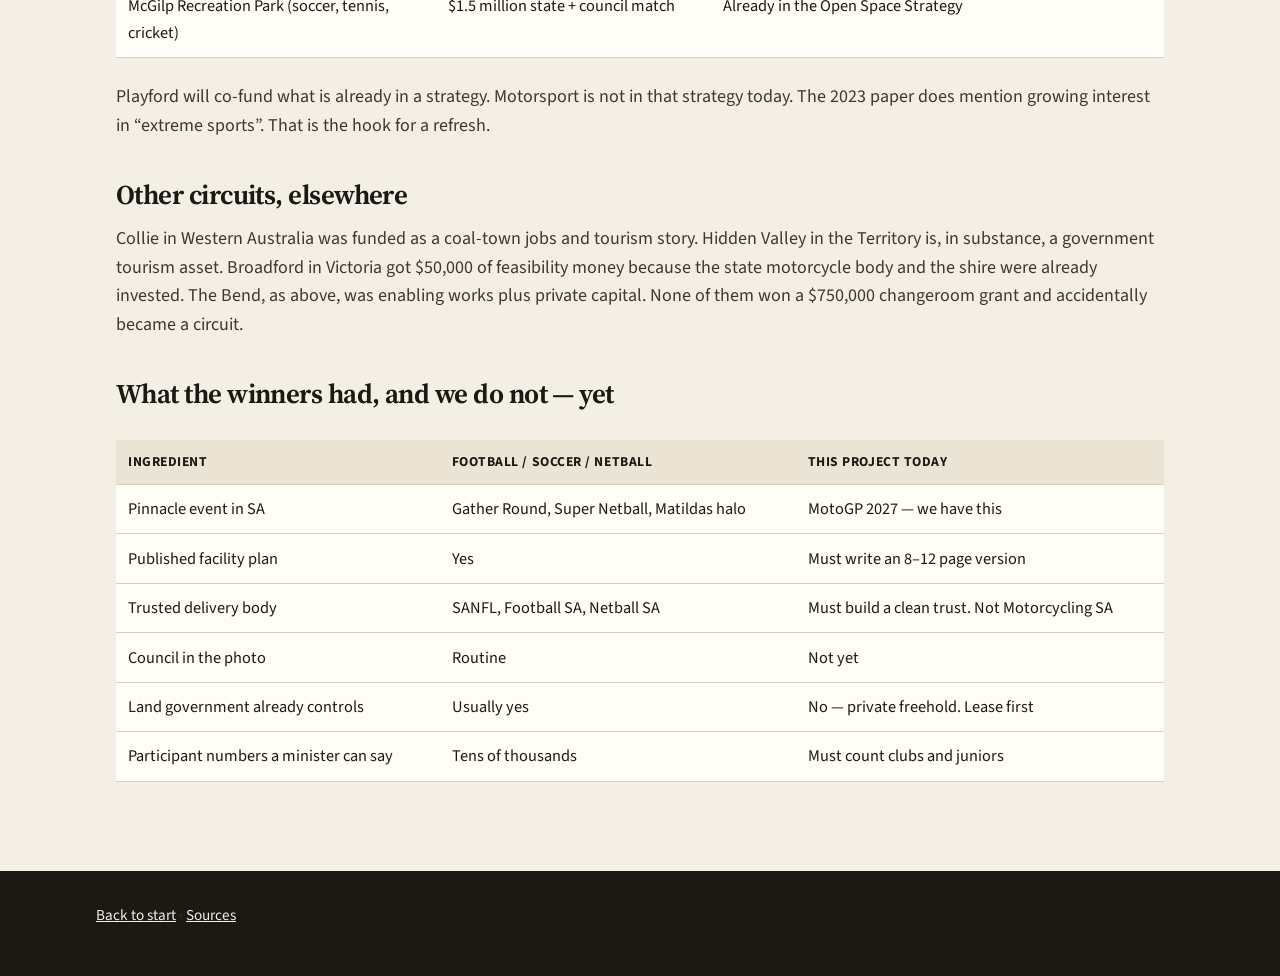
<file: other-sports.html>
<!DOCTYPE html>
<html lang="en-AU">
<head>
  <meta charset="utf-8">
  <meta name="viewport" content="width=device-width, initial-scale=1">
  <title>Other sports — SA motorcycle pathway briefing</title>
  <link rel="preconnect" href="https://fonts.googleapis.com">
  <link rel="preconnect" href="https://fonts.gstatic.com" crossorigin>
  <link href="https://fonts.googleapis.com/css2?family=Source+Sans+3:wght@500;700&family=Source+Serif+4:wght@600;650&display=swap" rel="stylesheet">
  <link rel="stylesheet" href="css/style.css">
</head>
<body>
  <header class="site-header">
    <div class="header-inner">
      <a class="brand" href="index.html">SA motorcycle pathway<small>Independent briefing · October 2026</small></a>
      <button class="nav-toggle" type="button" aria-expanded="false">Menu</button>
    </div>
    <nav class="nav" aria-label="Main">
      <a href="index.html">Start here</a>
      <a href="working-group.html">Working group</a>
      <a href="proposal.html">The ask</a>
      <a href="the-site.html">The raceway</a>
      <a href="money.html">The money</a>
      <a class="is-current" href="other-sports.html">Other sports</a>
      <a href="homework.html">What we must do</a>
      <a href="people.html">Who can help</a>
      <a href="insurance.html">Insurance</a>
      <a href="one-pager.html">One page</a>
    </nav>
  </header>
  <main class="wrap">
    <p class="kicker">How other codes got large public money</p>
    <h1>They did not get lucky on a grant form. They arrived with a plan, a partner and a hook.</h1>
    <p class="lead">Every big cheque in South Australian sport followed one of a few recipes. Motorcycle road racing has the event (MotoGP) and almost none of the rest. That is constructible. It is also homework. See <a href="homework.html">what we must do</a>.</p>

    <h2>Football — the template</h2>
    <p>The State bought AFL Gather Round. The event deal itself promised a community leftover. SANFL already had a 10-year facilities plan and participant numbers a minister could repeat. The South Australian Football Facilities Fund was $8 million, then another $8 million when the event was locked on. Clubs and councils then applied for pieces of it. Official guidelines call it a legacy of the event.</p>
    <p><strong>Copy the fund, not the oval.</strong> Motorcycle racing has a stronger claim on MotoGP than football had on Gather Round. It does not have SANFL. The fund can still be asked for as a Premier / tourism / sport-minister product, with Playford and a clean trust as the first capital project.</p>

    <h2>Netball — the stadium</h2>
    <p>Mile End is being rebuilt for about $92 million. The State already owned the site and Netball SA was the sitting tenant, with 35,000 regular players. Planning started as an $18 million idea in 2021. It grew. Stage 1 outdoor courts were $6 million federal plus $6 million state — a first stage you can open and photograph. The Premier announced the extra $80 million at a Thunderbirds game. The building was widened to other indoor sports so more people could own it.</p>
    <p>A car-park loop will never be Mile End. Steal the staging and the matching-funds shape, not the price tag.</p>

    <h2>Soccer — the northern headquarters</h2>
    <p>Football SA lodged a business case in 2017. In 2018 the Treasurer put $19 million into a $26 million State Centre of Football at Gepps Cross, inside a $30 million State Sports Park bundle (velodrome, BMX, hockey in the same announcement). Federal Labor later pledged $7.4 million to finish it. The land was already public. Opening day was 2022 — about five years from the business case.</p>
    <p>Closest built-form analog: a new dedicated facility in Adelaide’s north, sold as juniors and women. The difference that kills a lazy copy: AIR is private land. Public money therefore needs a long community lease and a deed.</p>

    <h2>Tennis and golf — tourism venues</h2>
    <p>Memorial Drive Stage 2 was $44 million in a state budget because tourism already owned the Adelaide International. The North Adelaide golf course is a $45 million taxpayer upgrade, originally to keep LIV Golf, now pointed at the Australian Opens. That proves the State will write eight figures when the Premier wants the event. It also proves tying capital to one promoter is risky. SATC will not asphalt a Virginia car park. They can bless the word “legacy”.</p>

    <h2>Playford’s own clubs — the local machine</h2>
    <div class="table-wrap">
      <table>
        <thead><tr><th>Project</th><th>Public money</th><th>How it was won</th></tr></thead>
        <tbody>
          <tr><td>Argana Park (netball, soccer, football, cricket)</td><td>$6 million ($4.6m council + $1.5m state)</td><td>Named election commitment, then council cash, on a busy precinct</td></tr>
          <tr><td>Dwight Reserve (football, cricket)</td><td>$500,000 state facility grant</td><td>Named in Playford’s 2023 Sports Facility Strategy, then a grant</td></tr>
          <tr><td>McGilp Recreation Park (soccer, tennis, cricket)</td><td>$1.5 million state + council match</td><td>Already in the Open Space Strategy</td></tr>
        </tbody>
      </table>
    </div>
    <p>Playford will co-fund what is already in a strategy. Motorsport is not in that strategy today. The 2023 paper does mention growing interest in “extreme sports”. That is the hook for a refresh.</p>

    <h2>Other circuits, elsewhere</h2>
    <p>Collie in Western Australia was funded as a coal-town jobs and tourism story. Hidden Valley in the Territory is, in substance, a government tourism asset. Broadford in Victoria got $50,000 of feasibility money because the state motorcycle body and the shire were already invested. The Bend, as above, was enabling works plus private capital. None of them won a $750,000 changeroom grant and accidentally became a circuit.</p>

    <h2>What the winners had, and we do not — yet</h2>
    <div class="table-wrap">
      <table>
        <thead><tr><th>Ingredient</th><th>Football / soccer / netball</th><th>This project today</th></tr></thead>
        <tbody>
          <tr><td>Pinnacle event in SA</td><td>Gather Round, Super Netball, Matildas halo</td><td>MotoGP 2027 — we have this</td></tr>
          <tr><td>Published facility plan</td><td>Yes</td><td>Must write an 8–12 page version</td></tr>
          <tr><td>Trusted delivery body</td><td>SANFL, Football SA, Netball SA</td><td>Must build a clean trust. Not Motorcycling SA</td></tr>
          <tr><td>Council in the photo</td><td>Routine</td><td>Not yet</td></tr>
          <tr><td>Land government already controls</td><td>Usually yes</td><td>No — private freehold. Lease first</td></tr>
          <tr><td>Participant numbers a minister can say</td><td>Tens of thousands</td><td>Must count clubs and juniors</td></tr>
        </tbody>
      </table>
    </div>
  </main>
  <footer class="site-footer"><div class="wrap"><p><a href="index.html">Back to start</a> · <a href="sources.html">Sources</a></p></div></footer>
  <script src="js/nav.js"></script>
</body>
</html>
</file>
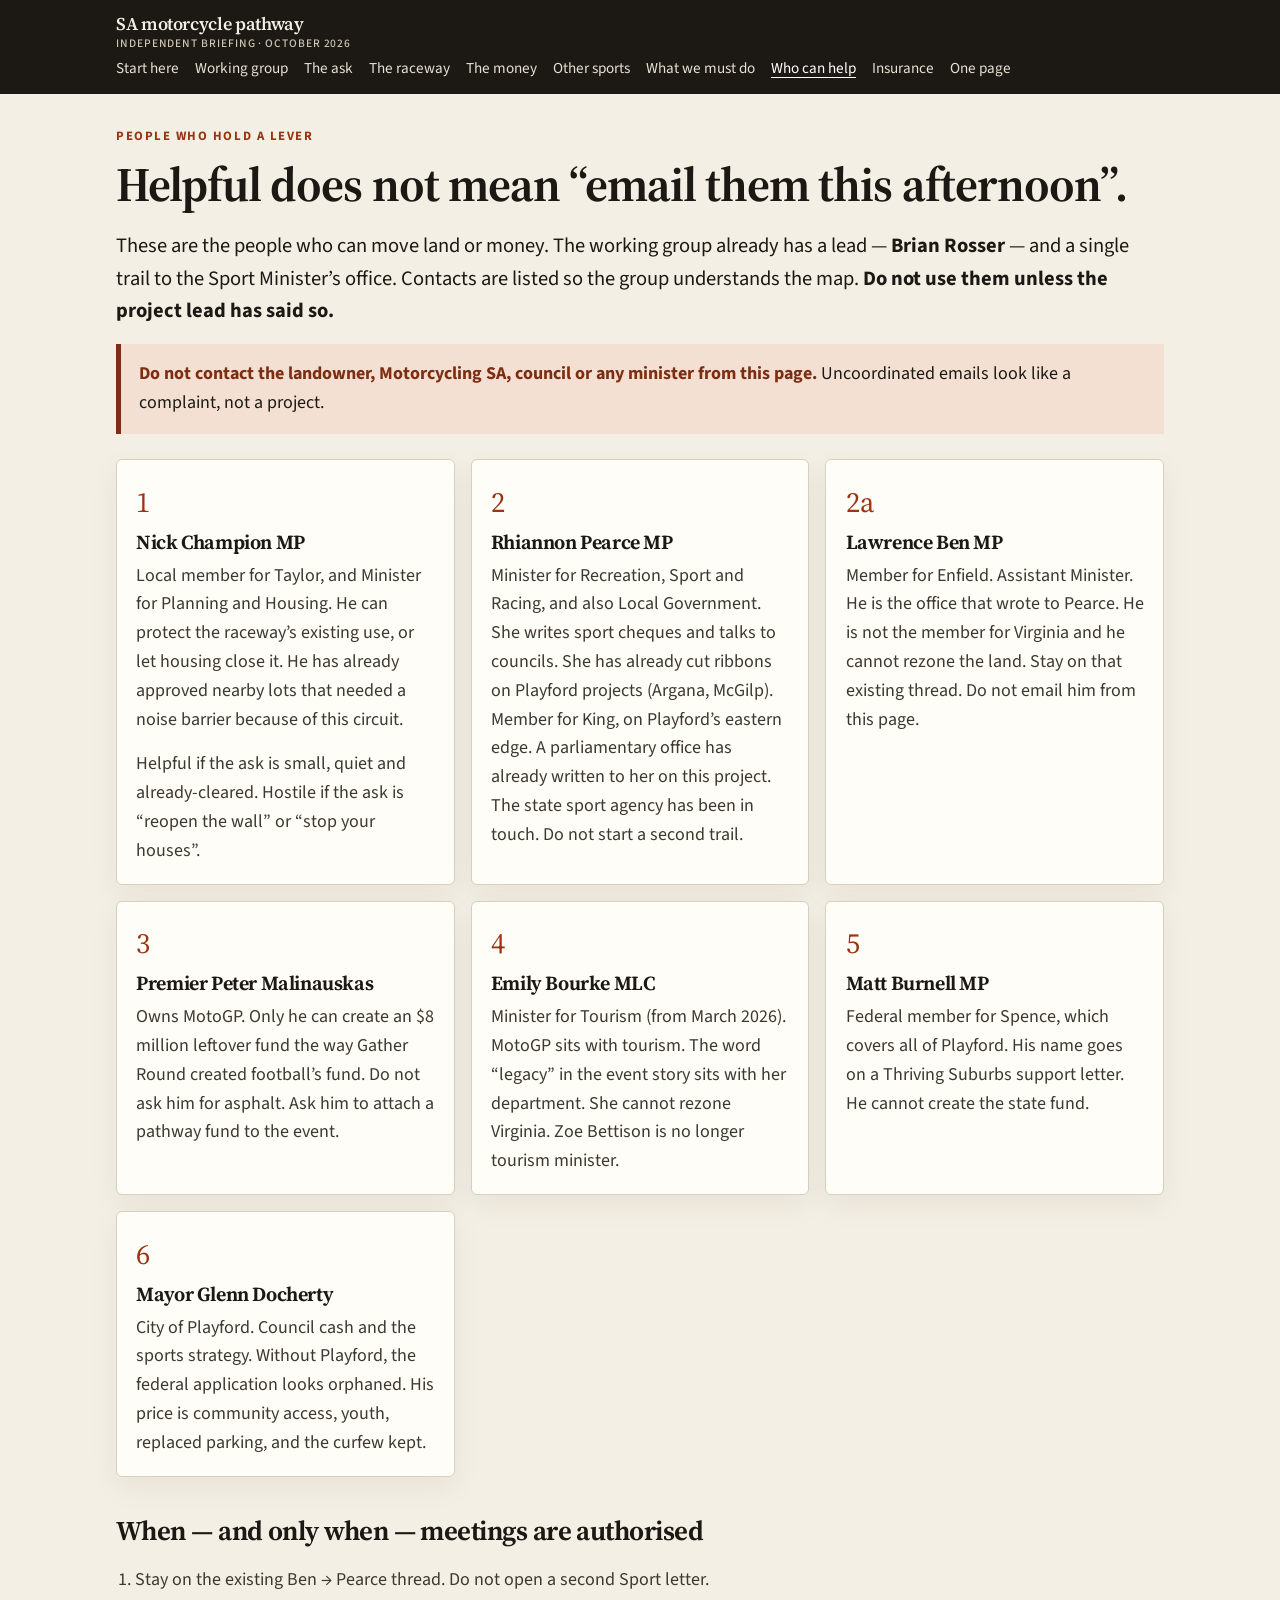
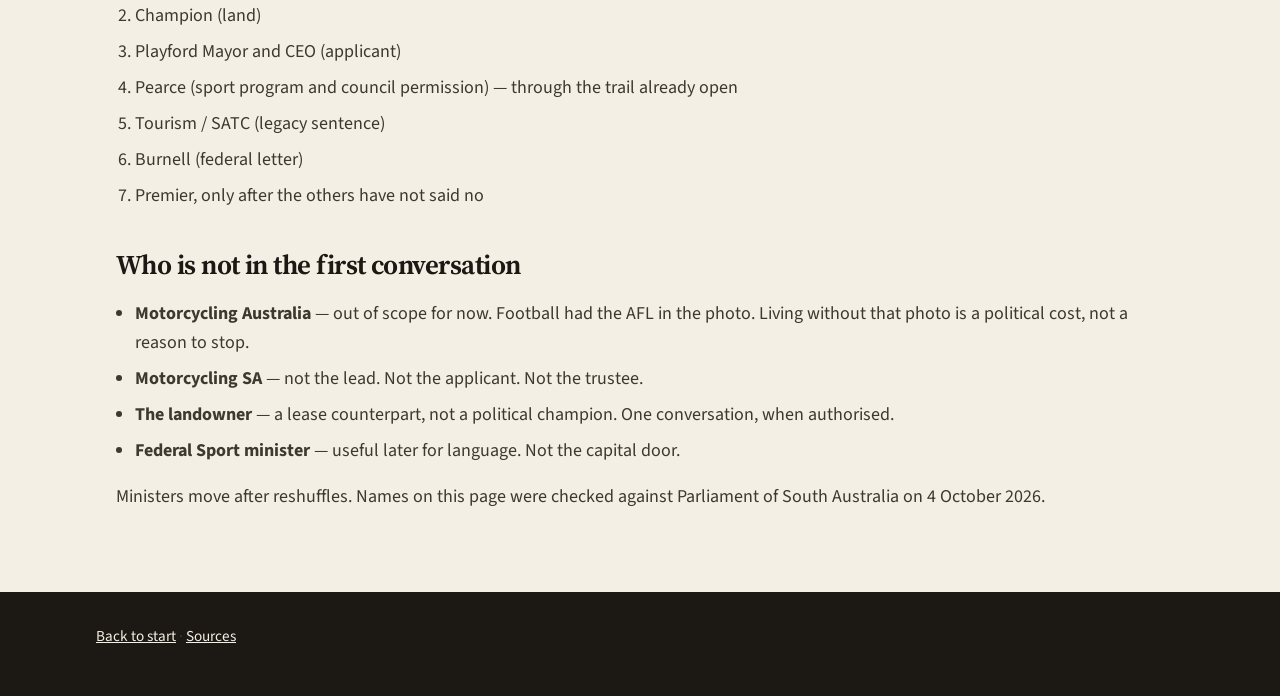
<file: people.html>
<!DOCTYPE html>
<html lang="en-AU">
<head>
  <meta charset="utf-8">
  <meta name="viewport" content="width=device-width, initial-scale=1">
  <title>Who can help — SA motorcycle pathway briefing</title>
  <link rel="preconnect" href="https://fonts.googleapis.com">
  <link rel="preconnect" href="https://fonts.gstatic.com" crossorigin>
  <link href="https://fonts.googleapis.com/css2?family=Source+Sans+3:wght@500;700&family=Source+Serif+4:wght@600;650&display=swap" rel="stylesheet">
  <link rel="stylesheet" href="css/style.css">
</head>
<body>
  <header class="site-header">
    <div class="header-inner">
      <a class="brand" href="index.html">SA motorcycle pathway<small>Independent briefing · October 2026</small></a>
      <button class="nav-toggle" type="button" aria-expanded="false">Menu</button>
    </div>
    <nav class="nav" aria-label="Main">
      <a href="index.html">Start here</a>
      <a href="working-group.html">Working group</a>
      <a href="proposal.html">The ask</a>
      <a href="the-site.html">The raceway</a>
      <a href="money.html">The money</a>
      <a href="other-sports.html">Other sports</a>
      <a href="homework.html">What we must do</a>
      <a class="is-current" href="people.html">Who can help</a>
      <a href="insurance.html">Insurance</a>
      <a href="one-pager.html">One page</a>
    </nav>
  </header>
  <main class="wrap">
    <p class="kicker">People who hold a lever</p>
    <h1>Helpful does not mean “email them this afternoon”.</h1>
    <p class="lead">These are the people who can move land or money. The working group already has a lead — <strong>Brian Rosser</strong> — and a single trail to the Sport Minister’s office. Contacts are listed so the group understands the map. <strong>Do not use them unless the project lead has said so.</strong></p>

    <div class="notice">
      <strong>Do not contact the landowner, Motorcycling SA, council or any minister from this page.</strong>
      Uncoordinated emails look like a complaint, not a project.
    </div>

    <div class="grid">
      <div class="card">
        <p class="num">1</p>
        <h3>Nick Champion MP</h3>
        <p>Local member for Taylor, and Minister for Planning and Housing. He can protect the raceway’s existing use, or let housing close it. He has already approved nearby lots that needed a noise barrier because of this circuit.</p>
        <p>Helpful if the ask is small, quiet and already-cleared. Hostile if the ask is “reopen the wall” or “stop your houses”.</p>
      </div>
      <div class="card">
        <p class="num">2</p>
        <h3>Rhiannon Pearce MP</h3>
        <p>Minister for Recreation, Sport and Racing, and also Local Government. She writes sport cheques and talks to councils. She has already cut ribbons on Playford projects (Argana, McGilp). Member for King, on Playford’s eastern edge. A parliamentary office has already written to her on this project. The state sport agency has been in touch. Do not start a second trail.</p>
      </div>
      <div class="card">
        <p class="num">2a</p>
        <h3>Lawrence Ben MP</h3>
        <p>Member for Enfield. Assistant Minister. He is the office that wrote to Pearce. He is not the member for Virginia and he cannot rezone the land. Stay on that existing thread. Do not email him from this page.</p>
      </div>
      <div class="card">
        <p class="num">3</p>
        <h3>Premier Peter Malinauskas</h3>
        <p>Owns MotoGP. Only he can create an $8 million leftover fund the way Gather Round created football’s fund. Do not ask him for asphalt. Ask him to attach a pathway fund to the event.</p>
      </div>
      <div class="card">
        <p class="num">4</p>
        <h3>Emily Bourke MLC</h3>
        <p>Minister for Tourism (from March 2026). MotoGP sits with tourism. The word “legacy” in the event story sits with her department. She cannot rezone Virginia. Zoe Bettison is no longer tourism minister.</p>
      </div>
      <div class="card">
        <p class="num">5</p>
        <h3>Matt Burnell MP</h3>
        <p>Federal member for Spence, which covers all of Playford. His name goes on a Thriving Suburbs support letter. He cannot create the state fund.</p>
      </div>
      <div class="card">
        <p class="num">6</p>
        <h3>Mayor Glenn Docherty</h3>
        <p>City of Playford. Council cash and the sports strategy. Without Playford, the federal application looks orphaned. His price is community access, youth, replaced parking, and the curfew kept.</p>
      </div>
    </div>

    <h2>When — and only when — meetings are authorised</h2>
    <ol class="steps">
      <li>Stay on the existing Ben → Pearce thread. Do not open a second Sport letter.</li>
      <li>Champion (land)</li>
      <li>Playford Mayor and CEO (applicant)</li>
      <li>Pearce (sport program and council permission) — through the trail already open</li>
      <li>Tourism / SATC (legacy sentence)</li>
      <li>Burnell (federal letter)</li>
      <li>Premier, only after the others have not said no</li>
    </ol>

    <h2>Who is not in the first conversation</h2>
    <ul class="plain">
      <li><strong>Motorcycling Australia</strong> — out of scope for now. Football had the AFL in the photo. Living without that photo is a political cost, not a reason to stop.</li>
      <li><strong>Motorcycling SA</strong> — not the lead. Not the applicant. Not the trustee.</li>
      <li><strong>The landowner</strong> — a lease counterpart, not a political champion. One conversation, when authorised.</li>
      <li><strong>Federal Sport minister</strong> — useful later for language. Not the capital door.</li>
    </ul>
    <p>Ministers move after reshuffles. Names on this page were checked against Parliament of South Australia on 4 October 2026.</p>
  </main>
  <footer class="site-footer"><div class="wrap"><p><a href="index.html">Back to start</a> · <a href="sources.html">Sources</a></p></div></footer>
  <script src="js/nav.js"></script>
</body>
</html>
</file>
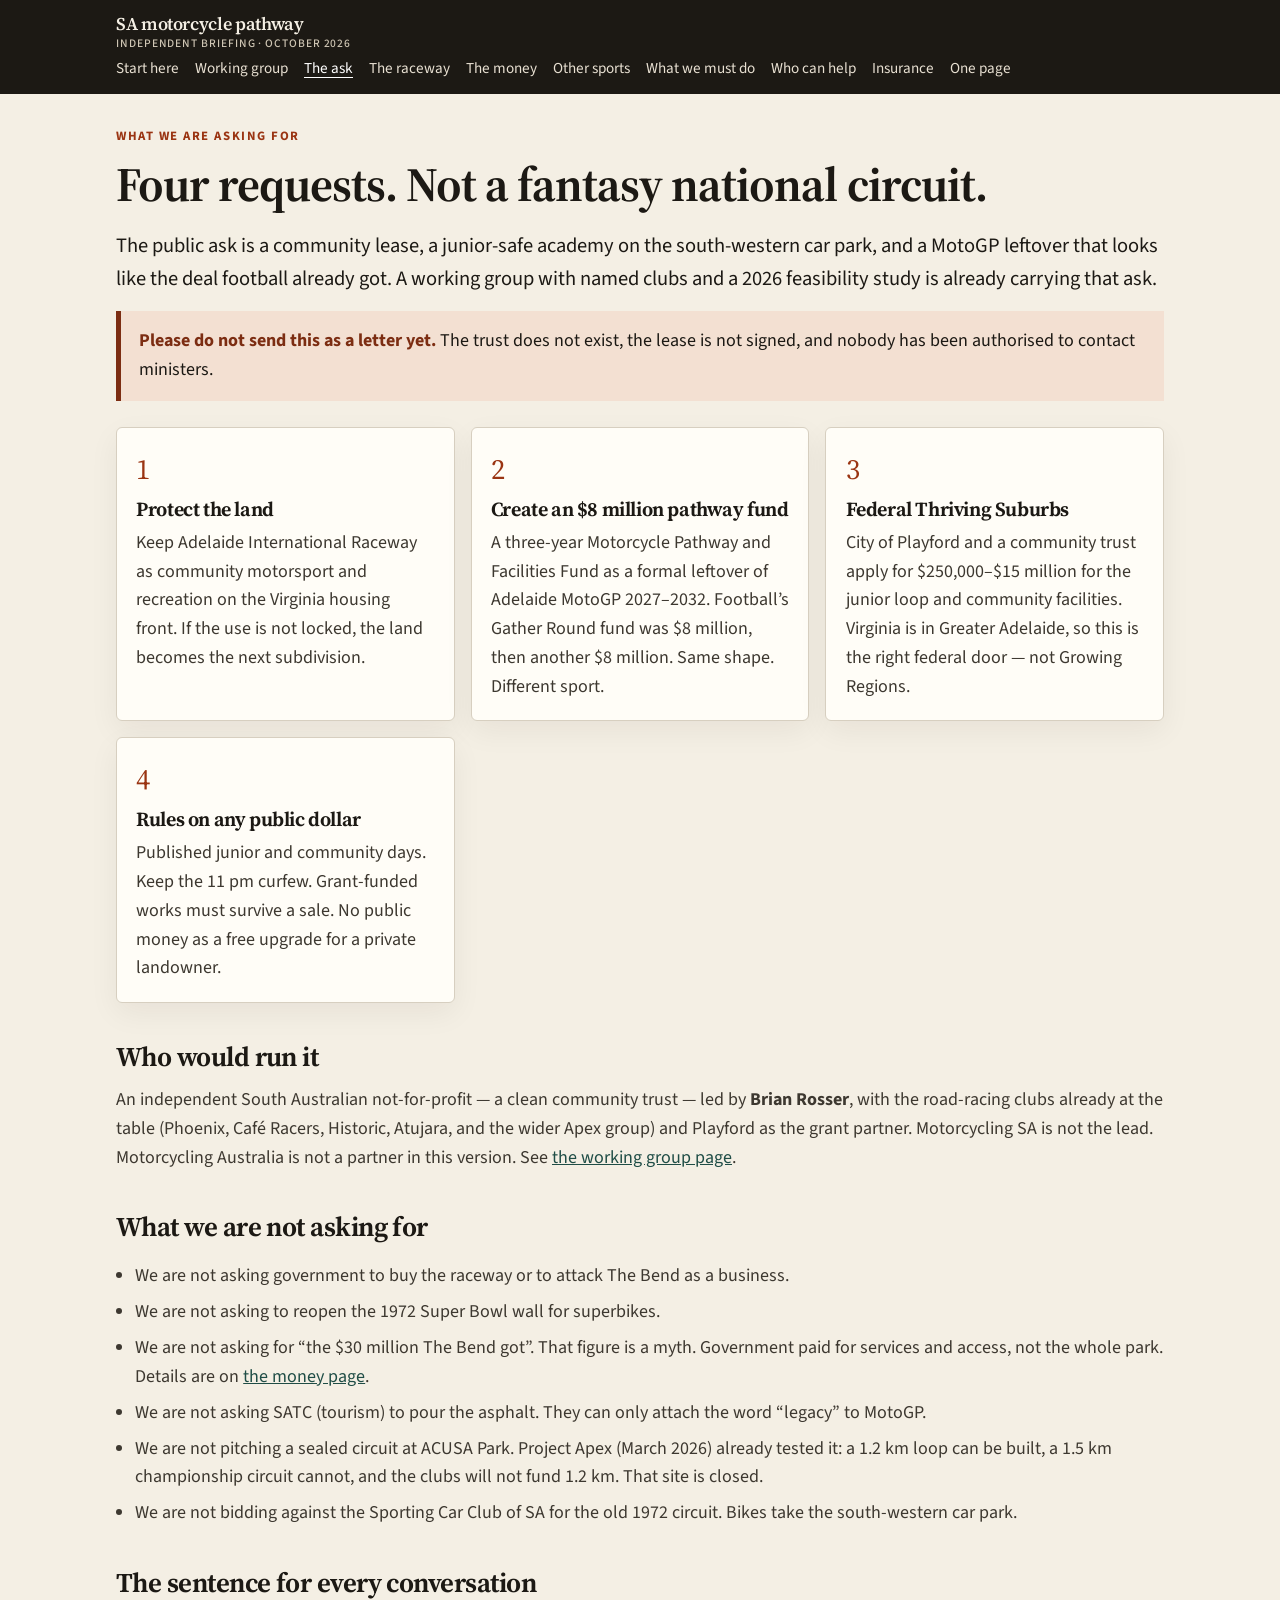
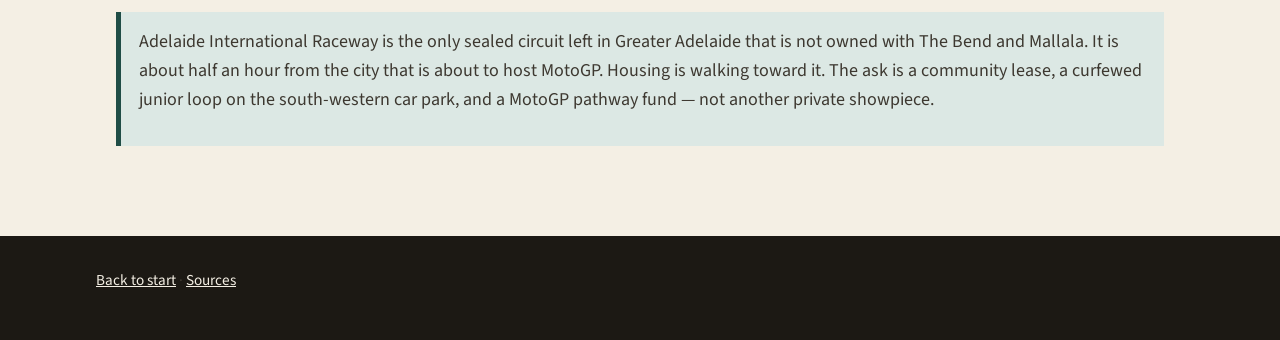
<file: proposal.html>
<!DOCTYPE html>
<html lang="en-AU">
<head>
  <meta charset="utf-8">
  <meta name="viewport" content="width=device-width, initial-scale=1">
  <title>The ask — SA motorcycle pathway briefing</title>
  <link rel="preconnect" href="https://fonts.googleapis.com">
  <link rel="preconnect" href="https://fonts.gstatic.com" crossorigin>
  <link href="https://fonts.googleapis.com/css2?family=Source+Sans+3:wght@500;700&family=Source+Serif+4:wght@600;650&display=swap" rel="stylesheet">
  <link rel="stylesheet" href="css/style.css">
</head>
<body>
  <header class="site-header">
    <div class="header-inner">
      <a class="brand" href="index.html">SA motorcycle pathway<small>Independent briefing · October 2026</small></a>
      <button class="nav-toggle" type="button" aria-expanded="false">Menu</button>
    </div>
    <nav class="nav" aria-label="Main">
      <a href="index.html">Start here</a>
      <a href="working-group.html">Working group</a>
      <a class="is-current" href="proposal.html">The ask</a>
      <a href="the-site.html">The raceway</a>
      <a href="money.html">The money</a>
      <a href="other-sports.html">Other sports</a>
      <a href="homework.html">What we must do</a>
      <a href="people.html">Who can help</a>
      <a href="insurance.html">Insurance</a>
      <a href="one-pager.html">One page</a>
    </nav>
  </header>
  <main class="wrap">
    <p class="kicker">What we are asking for</p>
    <h1>Four requests. Not a fantasy national circuit.</h1>
    <p class="lead">The public ask is a community lease, a junior-safe academy on the south-western car park, and a MotoGP leftover that looks like the deal football already got. A working group with named clubs and a 2026 feasibility study is already carrying that ask.</p>

    <div class="notice">
      <strong>Please do not send this as a letter yet.</strong>
      The trust does not exist, the lease is not signed, and nobody has been authorised to contact ministers.
    </div>

    <div class="grid">
      <div class="card"><p class="num">1</p><h3>Protect the land</h3><p>Keep Adelaide International Raceway as community motorsport and recreation on the Virginia housing front. If the use is not locked, the land becomes the next subdivision.</p></div>
      <div class="card"><p class="num">2</p><h3>Create an $8 million pathway fund</h3><p>A three-year Motorcycle Pathway and Facilities Fund as a formal leftover of Adelaide MotoGP 2027–2032. Football’s Gather Round fund was $8 million, then another $8 million. Same shape. Different sport.</p></div>
      <div class="card"><p class="num">3</p><h3>Federal Thriving Suburbs</h3><p>City of Playford and a community trust apply for $250,000–$15 million for the junior loop and community facilities. Virginia is in Greater Adelaide, so this is the right federal door — not Growing Regions.</p></div>
      <div class="card"><p class="num">4</p><h3>Rules on any public dollar</h3><p>Published junior and community days. Keep the 11 pm curfew. Grant-funded works must survive a sale. No public money as a free upgrade for a private landowner.</p></div>
    </div>

    <h2>Who would run it</h2>
    <p>An independent South Australian not-for-profit — a clean community trust — led by <strong>Brian Rosser</strong>, with the road-racing clubs already at the table (Phoenix, Café Racers, Historic, Atujara, and the wider Apex group) and Playford as the grant partner. Motorcycling SA is not the lead. Motorcycling Australia is not a partner in this version. See <a href="working-group.html">the working group page</a>.</p>

    <h2>What we are not asking for</h2>
    <ul class="plain">
      <li>We are not asking government to buy the raceway or to attack The Bend as a business.</li>
      <li>We are not asking to reopen the 1972 Super Bowl wall for superbikes.</li>
      <li>We are not asking for “the $30 million The Bend got”. That figure is a myth. Government paid for services and access, not the whole park. Details are on <a href="money.html">the money page</a>.</li>
      <li>We are not asking SATC (tourism) to pour the asphalt. They can only attach the word “legacy” to MotoGP.</li>
      <li>We are not pitching a sealed circuit at ACUSA Park. Project Apex (March 2026) already tested it: a 1.2 km loop can be built, a 1.5 km championship circuit cannot, and the clubs will not fund 1.2 km. That site is closed.</li>
      <li>We are not bidding against the Sporting Car Club of SA for the old 1972 circuit. Bikes take the south-western car park.</li>
    </ul>

    <h2>The sentence for every conversation</h2>
    <div class="soft">
      <p>Adelaide International Raceway is the only sealed circuit left in Greater Adelaide that is not owned with The Bend and Mallala. It is about half an hour from the city that is about to host MotoGP. Housing is walking toward it. The ask is a community lease, a curfewed junior loop on the south-western car park, and a MotoGP pathway fund — not another private showpiece.</p>
    </div>
  </main>
  <footer class="site-footer"><div class="wrap"><p><a href="index.html">Back to start</a> · <a href="sources.html">Sources</a></p></div></footer>
  <script src="js/nav.js"></script>
</body>
</html>
</file>
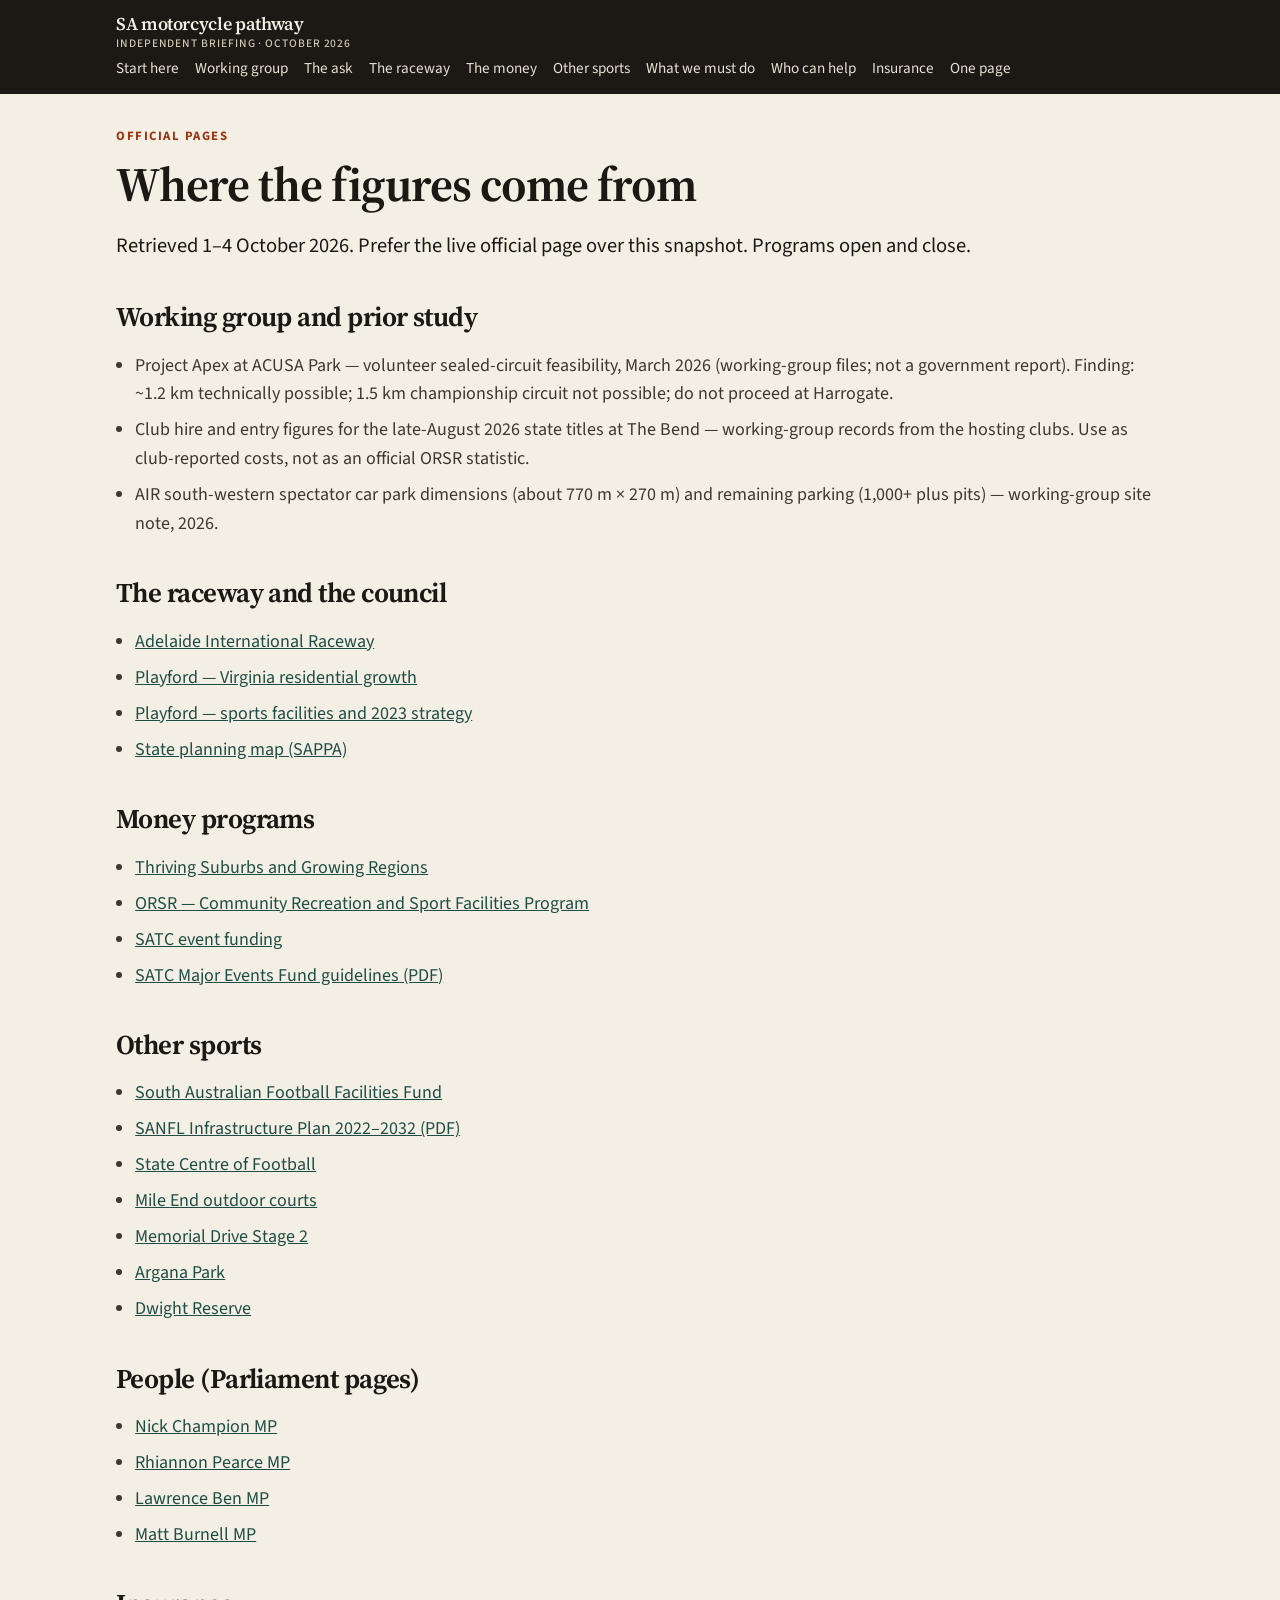
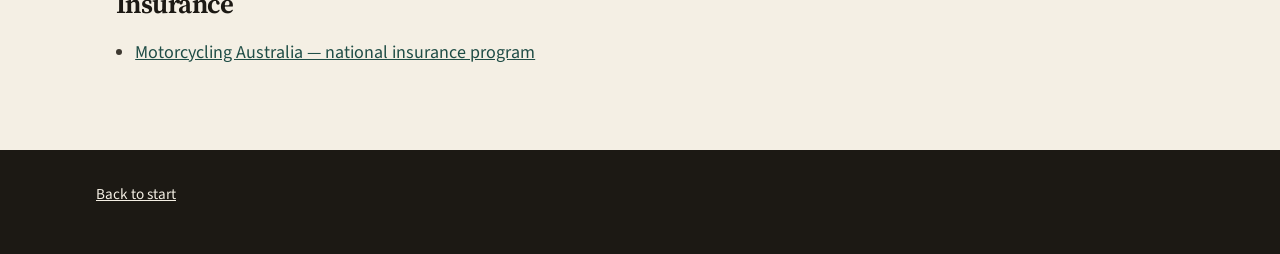
<file: sources.html>
<!DOCTYPE html>
<html lang="en-AU">
<head>
  <meta charset="utf-8">
  <meta name="viewport" content="width=device-width, initial-scale=1">
  <title>Sources — SA motorcycle pathway briefing</title>
  <link rel="preconnect" href="https://fonts.googleapis.com">
  <link rel="preconnect" href="https://fonts.gstatic.com" crossorigin>
  <link href="https://fonts.googleapis.com/css2?family=Source+Sans+3:wght@500;700&family=Source+Serif+4:wght@600;650&display=swap" rel="stylesheet">
  <link rel="stylesheet" href="css/style.css">
</head>
<body>
  <header class="site-header">
    <div class="header-inner">
      <a class="brand" href="index.html">SA motorcycle pathway<small>Independent briefing · October 2026</small></a>
      <button class="nav-toggle" type="button" aria-expanded="false">Menu</button>
    </div>
    <nav class="nav" aria-label="Main">
      <a href="index.html">Start here</a>
      <a href="working-group.html">Working group</a>
      <a href="proposal.html">The ask</a>
      <a href="the-site.html">The raceway</a>
      <a href="money.html">The money</a>
      <a href="other-sports.html">Other sports</a>
      <a href="homework.html">What we must do</a>
      <a href="people.html">Who can help</a>
      <a href="insurance.html">Insurance</a>
      <a href="one-pager.html">One page</a>
    </nav>
  </header>
  <main class="wrap">
    <p class="kicker">Official pages</p>
    <h1>Where the figures come from</h1>
    <p class="lead">Retrieved 1–4 October 2026. Prefer the live official page over this snapshot. Programs open and close.</p>

    <h2>Working group and prior study</h2>
    <ul class="plain">
      <li>Project Apex at ACUSA Park — volunteer sealed-circuit feasibility, March 2026 (working-group files; not a government report). Finding: ~1.2 km technically possible; 1.5 km championship circuit not possible; do not proceed at Harrogate.</li>
      <li>Club hire and entry figures for the late-August 2026 state titles at The Bend — working-group records from the hosting clubs. Use as club-reported costs, not as an official ORSR statistic.</li>
      <li>AIR south-western spectator car park dimensions (about 770 m × 270 m) and remaining parking (1,000+ plus pits) — working-group site note, 2026.</li>
    </ul>

    <h2>The raceway and the council</h2>
    <ul class="plain">
      <li><a href="https://www.adelaideinternationalraceway.com.au/">Adelaide International Raceway</a></li>
      <li><a href="https://www.playford.sa.gov.au/virginia-residential-growth-area">Playford — Virginia residential growth</a></li>
      <li><a href="https://www.playford.sa.gov.au/community/sports-and-recreation/facilities">Playford — sports facilities and 2023 strategy</a></li>
      <li><a href="https://sappa.plan.sa.gov.au">State planning map (SAPPA)</a></li>
    </ul>

    <h2>Money programs</h2>
    <ul class="plain">
      <li><a href="https://www.infrastructure.gov.au/territories-regions/regional-australia/regional-and-community-programs/community-infrastructure-thriving-suburbs-growing-regions">Thriving Suburbs and Growing Regions</a></li>
      <li><a href="https://orsr.sa.gov.au/grants/community-recreation-and-sport-facilities-program">ORSR — Community Recreation and Sport Facilities Program</a></li>
      <li><a href="https://tourism.sa.gov.au/events/event-funding">SATC event funding</a></li>
      <li><a href="https://tourism.sa.gov.au/media/zbclcoe4/major-event-fund-guidelines.pdf">SATC Major Events Fund guidelines (PDF)</a></li>
    </ul>

    <h2>Other sports</h2>
    <ul class="plain">
      <li><a href="https://sanfl.com.au/communityfootball/grants-fundraising-facilities/safff/">South Australian Football Facilities Fund</a></li>
      <li><a href="https://sanfl-content.imgix.net/content/uploads/2022/05/24095554/SANFL_InfraPlan_FINAL.pdf">SANFL Infrastructure Plan 2022–2032 (PDF)</a></li>
      <li><a href="https://www.orsr.sa.gov.au/places-and-spaces/projects/state-centre-of-football-development">State Centre of Football</a></li>
      <li><a href="https://minister.infrastructure.gov.au/c-king/media-release/mile-end-outdoor-courts-now-open">Mile End outdoor courts</a></li>
      <li><a href="https://www.orsr.sa.gov.au/places-and-spaces/projects/memorial-drive-tennis-centre-stage-2-upgrade">Memorial Drive Stage 2</a></li>
      <li><a href="https://www.playford.sa.gov.au/explore/playford-news/ribbon-cut-on-new-argana-park-changerooms">Argana Park</a></li>
      <li><a href="https://www.playford.sa.gov.au/explore/playford-news/dwight-reserve-upgrade-scores-funding-boost">Dwight Reserve</a></li>
    </ul>

    <h2>People (Parliament pages)</h2>
    <ul class="plain">
      <li><a href="https://www.parliament.sa.gov.au/Search/Member?id=6889&amp;type=member">Nick Champion MP</a></li>
      <li><a href="https://www.parliament.sa.gov.au/Search/Member?id=6894&amp;type=member">Rhiannon Pearce MP</a></li>
      <li><a href="https://www.parliament.sa.gov.au/Search/Member?id=7350&amp;type=member">Lawrence Ben MP</a></li>
      <li><a href="https://www.aph.gov.au/Senators_and_Members/Parliamentarian?MPID=300129">Matt Burnell MP</a></li>
    </ul>

    <h2>Insurance</h2>
    <ul class="plain">
      <li><a href="https://www.ma.org.au/insurance-built-by-the-sport-for-the-sport/">Motorcycling Australia — national insurance program</a></li>
    </ul>
  </main>
  <footer class="site-footer"><div class="wrap"><p><a href="index.html">Back to start</a></p></div></footer>
  <script src="js/nav.js"></script>
</body>
</html>
</file>
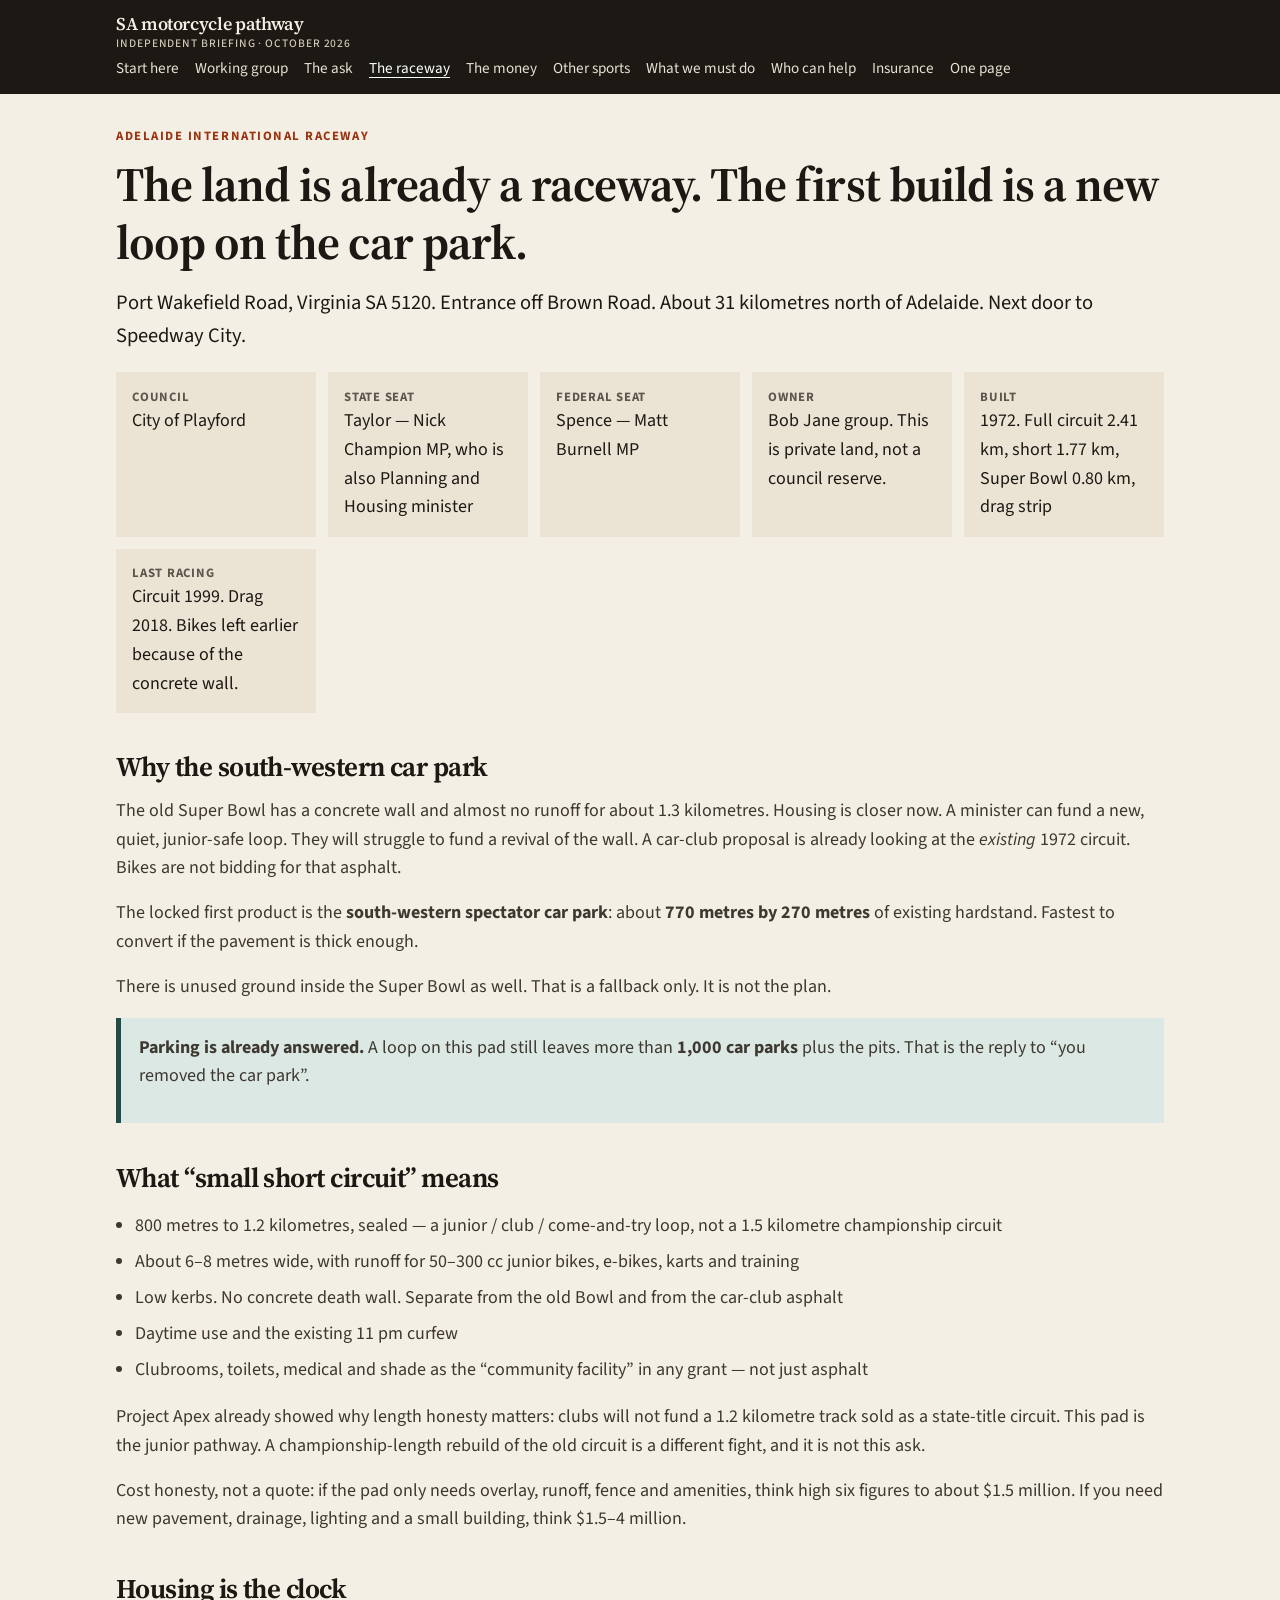
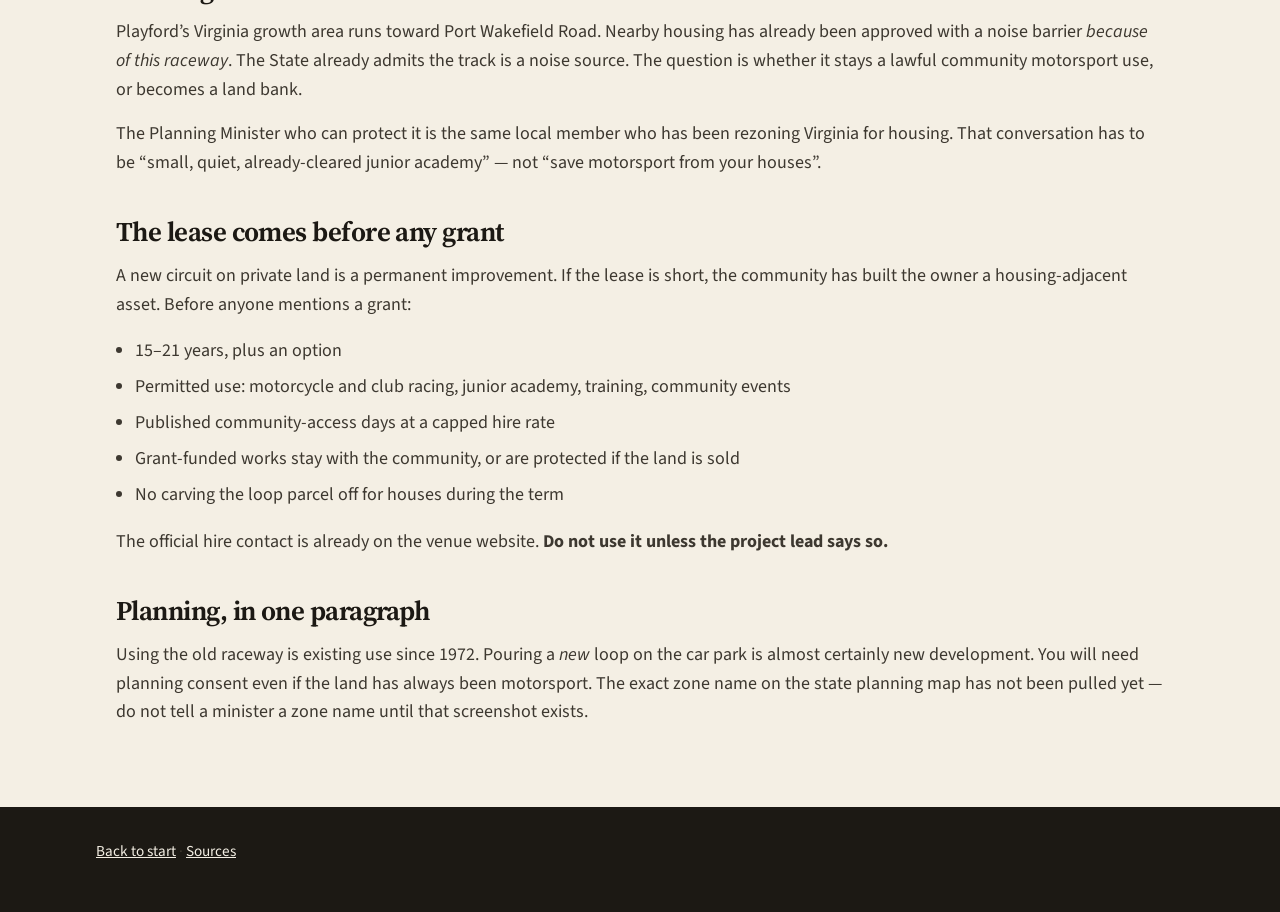
<file: the-site.html>
<!DOCTYPE html>
<html lang="en-AU">
<head>
  <meta charset="utf-8">
  <meta name="viewport" content="width=device-width, initial-scale=1">
  <title>The raceway — SA motorcycle pathway briefing</title>
  <link rel="preconnect" href="https://fonts.googleapis.com">
  <link rel="preconnect" href="https://fonts.gstatic.com" crossorigin>
  <link href="https://fonts.googleapis.com/css2?family=Source+Sans+3:wght@500;700&family=Source+Serif+4:wght@600;650&display=swap" rel="stylesheet">
  <link rel="stylesheet" href="css/style.css">
</head>
<body>
  <header class="site-header">
    <div class="header-inner">
      <a class="brand" href="index.html">SA motorcycle pathway<small>Independent briefing · October 2026</small></a>
      <button class="nav-toggle" type="button" aria-expanded="false">Menu</button>
    </div>
    <nav class="nav" aria-label="Main">
      <a href="index.html">Start here</a>
      <a href="working-group.html">Working group</a>
      <a href="proposal.html">The ask</a>
      <a class="is-current" href="the-site.html">The raceway</a>
      <a href="money.html">The money</a>
      <a href="other-sports.html">Other sports</a>
      <a href="homework.html">What we must do</a>
      <a href="people.html">Who can help</a>
      <a href="insurance.html">Insurance</a>
      <a href="one-pager.html">One page</a>
    </nav>
  </header>
  <main class="wrap">
    <p class="kicker">Adelaide International Raceway</p>
    <h1>The land is already a raceway. The first build is a new loop on the car park.</h1>
    <p class="lead">Port Wakefield Road, Virginia SA 5120. Entrance off Brown Road. About 31 kilometres north of Adelaide. Next door to Speedway City.</p>

    <div class="facts">
      <div class="fact"><b>Council</b>City of Playford</div>
      <div class="fact"><b>State seat</b>Taylor — Nick Champion MP, who is also Planning and Housing minister</div>
      <div class="fact"><b>Federal seat</b>Spence — Matt Burnell MP</div>
      <div class="fact"><b>Owner</b>Bob Jane group. This is private land, not a council reserve.</div>
      <div class="fact"><b>Built</b>1972. Full circuit 2.41 km, short 1.77 km, Super Bowl 0.80 km, drag strip</div>
      <div class="fact"><b>Last racing</b>Circuit 1999. Drag 2018. Bikes left earlier because of the concrete wall.</div>
    </div>

    <h2>Why the south-western car park</h2>
    <p>The old Super Bowl has a concrete wall and almost no runoff for about 1.3 kilometres. Housing is closer now. A minister can fund a new, quiet, junior-safe loop. They will struggle to fund a revival of the wall. A car-club proposal is already looking at the <em>existing</em> 1972 circuit. Bikes are not bidding for that asphalt.</p>
    <p>The locked first product is the <strong>south-western spectator car park</strong>: about <strong>770 metres by 270 metres</strong> of existing hardstand. Fastest to convert if the pavement is thick enough.</p>
    <p>There is unused ground inside the Super Bowl as well. That is a fallback only. It is not the plan.</p>

    <div class="soft">
      <p><strong>Parking is already answered.</strong> A loop on this pad still leaves more than <strong>1,000 car parks</strong> plus the pits. That is the reply to “you removed the car park”.</p>
    </div>

    <h2>What “small short circuit” means</h2>
    <ul class="plain">
      <li>800 metres to 1.2 kilometres, sealed — a junior / club / come-and-try loop, not a 1.5 kilometre championship circuit</li>
      <li>About 6–8 metres wide, with runoff for 50–300 cc junior bikes, e-bikes, karts and training</li>
      <li>Low kerbs. No concrete death wall. Separate from the old Bowl and from the car-club asphalt</li>
      <li>Daytime use and the existing 11 pm curfew</li>
      <li>Clubrooms, toilets, medical and shade as the “community facility” in any grant — not just asphalt</li>
    </ul>
    <p>Project Apex already showed why length honesty matters: clubs will not fund a 1.2 kilometre track sold as a state-title circuit. This pad is the junior pathway. A championship-length rebuild of the old circuit is a different fight, and it is not this ask.</p>
    <p>Cost honesty, not a quote: if the pad only needs overlay, runoff, fence and amenities, think high six figures to about $1.5 million. If you need new pavement, drainage, lighting and a small building, think $1.5–4 million.</p>

    <h2>Housing is the clock</h2>
    <p>Playford’s Virginia growth area runs toward Port Wakefield Road. Nearby housing has already been approved with a noise barrier <em>because of this raceway</em>. The State already admits the track is a noise source. The question is whether it stays a lawful community motorsport use, or becomes a land bank.</p>
    <p>The Planning Minister who can protect it is the same local member who has been rezoning Virginia for housing. That conversation has to be “small, quiet, already-cleared junior academy” — not “save motorsport from your houses”.</p>

    <h2>The lease comes before any grant</h2>
    <p>A new circuit on private land is a permanent improvement. If the lease is short, the community has built the owner a housing-adjacent asset. Before anyone mentions a grant:</p>
    <ul class="plain">
      <li>15–21 years, plus an option</li>
      <li>Permitted use: motorcycle and club racing, junior academy, training, community events</li>
      <li>Published community-access days at a capped hire rate</li>
      <li>Grant-funded works stay with the community, or are protected if the land is sold</li>
      <li>No carving the loop parcel off for houses during the term</li>
    </ul>
    <p>The official hire contact is already on the venue website. <strong>Do not use it unless the project lead says so.</strong></p>

    <h2>Planning, in one paragraph</h2>
    <p>Using the old raceway is existing use since 1972. Pouring a <em>new</em> loop on the car park is almost certainly new development. You will need planning consent even if the land has always been motorsport. The exact zone name on the state planning map has not been pulled yet — do not tell a minister a zone name until that screenshot exists.</p>
  </main>
  <footer class="site-footer"><div class="wrap"><p><a href="index.html">Back to start</a> · <a href="sources.html">Sources</a></p></div></footer>
  <script src="js/nav.js"></script>
</body>
</html>
</file>
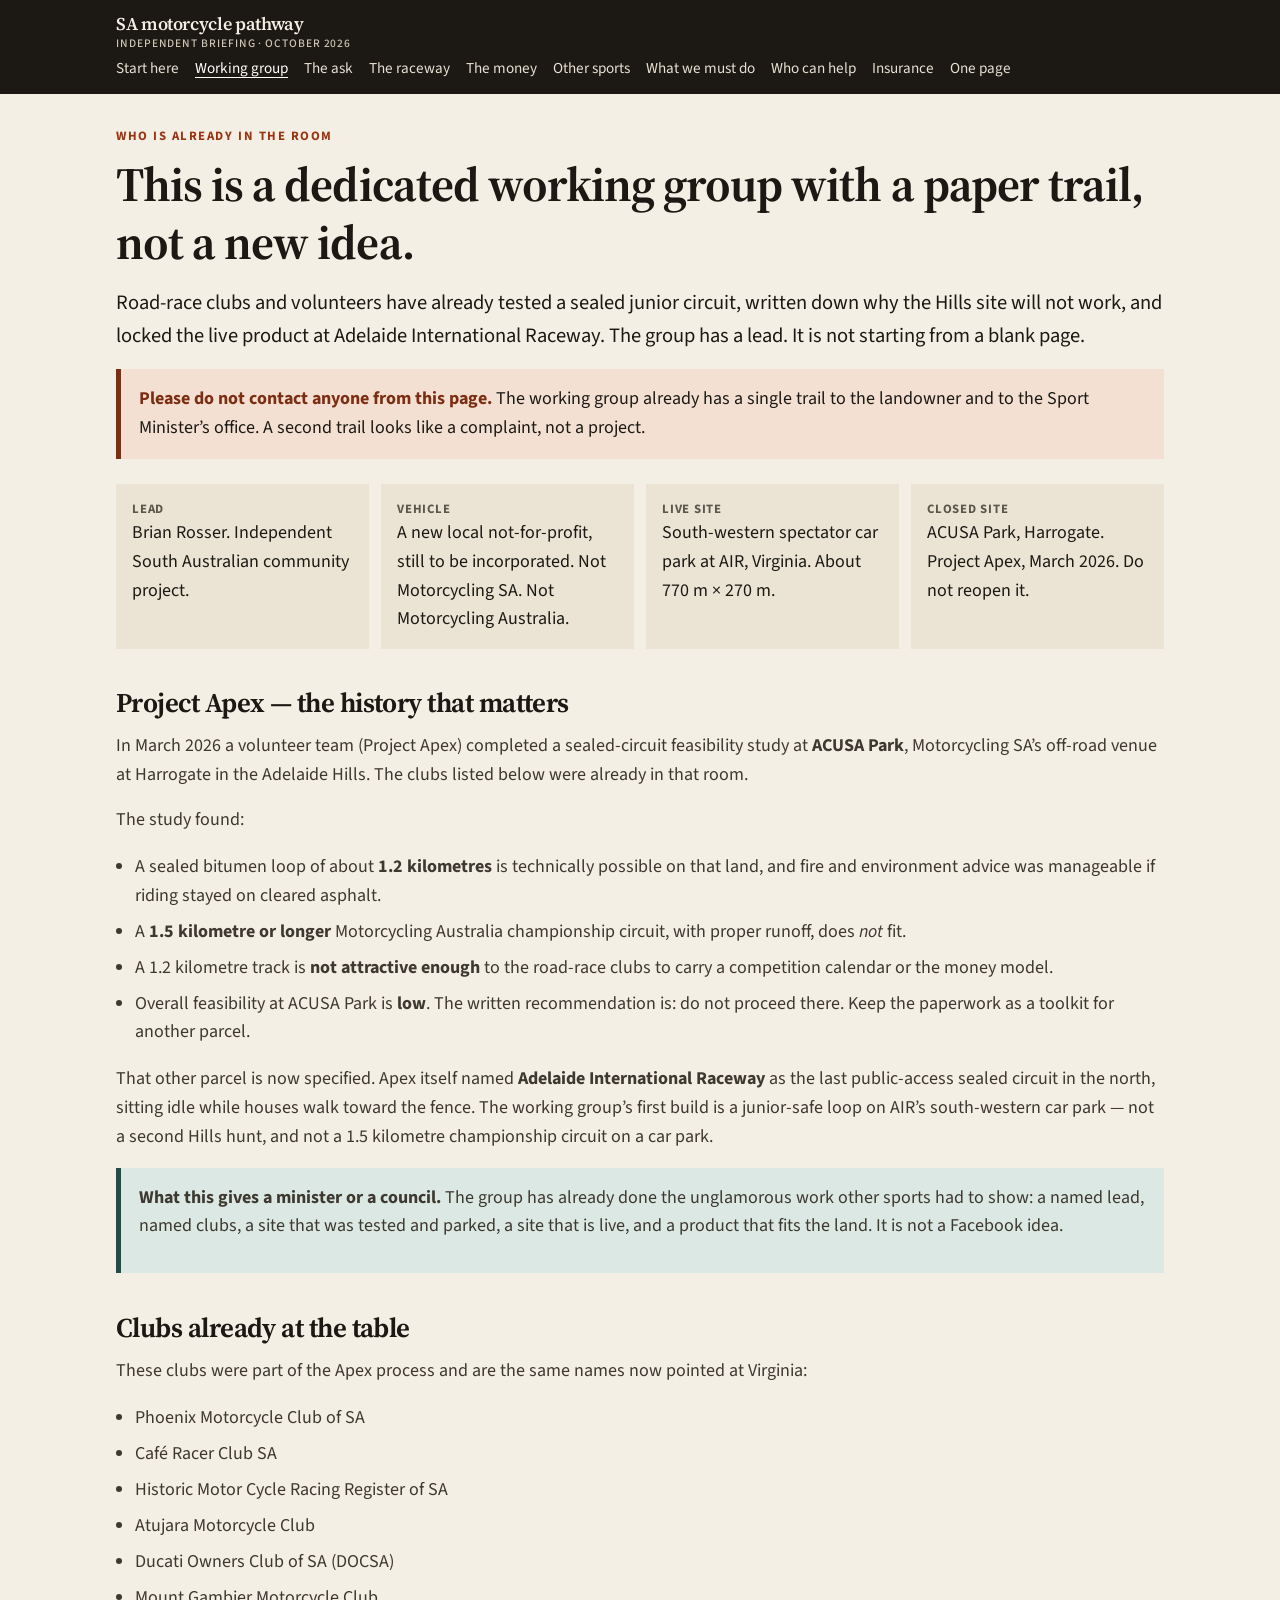
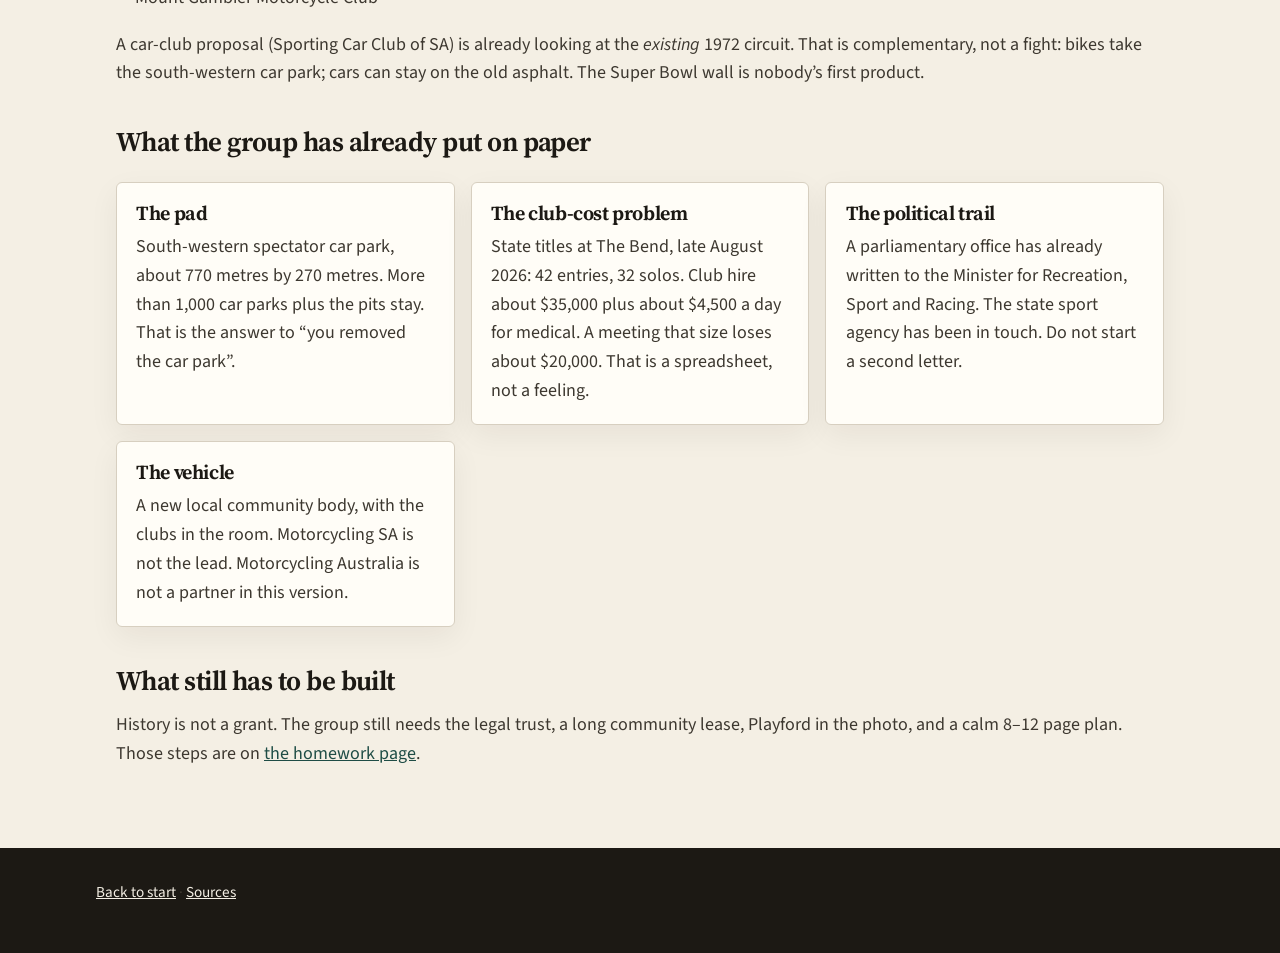
<file: working-group.html>
<!DOCTYPE html>
<html lang="en-AU">
<head>
  <meta charset="utf-8">
  <meta name="viewport" content="width=device-width, initial-scale=1">
  <title>Working group — SA motorcycle pathway briefing</title>
  <meta name="description" content="The dedicated working group behind the Adelaide International Raceway junior pathway, including Project Apex and the road-race clubs.">
  <link rel="preconnect" href="https://fonts.googleapis.com">
  <link rel="preconnect" href="https://fonts.gstatic.com" crossorigin>
  <link href="https://fonts.googleapis.com/css2?family=Source+Sans+3:wght@500;700&family=Source+Serif+4:wght@600;650&display=swap" rel="stylesheet">
  <link rel="stylesheet" href="css/style.css">
</head>
<body>
  <header class="site-header">
    <div class="header-inner">
      <a class="brand" href="index.html">SA motorcycle pathway<small>Independent briefing · October 2026</small></a>
      <button class="nav-toggle" type="button" aria-expanded="false">Menu</button>
    </div>
    <nav class="nav" aria-label="Main">
      <a href="index.html">Start here</a>
      <a class="is-current" href="working-group.html">Working group</a>
      <a href="proposal.html">The ask</a>
      <a href="the-site.html">The raceway</a>
      <a href="money.html">The money</a>
      <a href="other-sports.html">Other sports</a>
      <a href="homework.html">What we must do</a>
      <a href="people.html">Who can help</a>
      <a href="insurance.html">Insurance</a>
      <a href="one-pager.html">One page</a>
    </nav>
  </header>
  <main class="wrap">
    <p class="kicker">Who is already in the room</p>
    <h1>This is a dedicated working group with a paper trail, not a new idea.</h1>
    <p class="lead">Road-race clubs and volunteers have already tested a sealed junior circuit, written down why the Hills site will not work, and locked the live product at Adelaide International Raceway. The group has a lead. It is not starting from a blank page.</p>

    <div class="notice">
      <strong>Please do not contact anyone from this page.</strong>
      The working group already has a single trail to the landowner and to the Sport Minister’s office. A second trail looks like a complaint, not a project.
    </div>

    <div class="facts">
      <div class="fact"><b>Lead</b>Brian Rosser. Independent South Australian community project.</div>
      <div class="fact"><b>Vehicle</b>A new local not-for-profit, still to be incorporated. Not Motorcycling SA. Not Motorcycling Australia.</div>
      <div class="fact"><b>Live site</b>South-western spectator car park at AIR, Virginia. About 770 m × 270 m.</div>
      <div class="fact"><b>Closed site</b>ACUSA Park, Harrogate. Project Apex, March 2026. Do not reopen it.</div>
    </div>

    <h2>Project Apex — the history that matters</h2>
    <p>In March 2026 a volunteer team (Project Apex) completed a sealed-circuit feasibility study at <strong>ACUSA Park</strong>, Motorcycling SA’s off-road venue at Harrogate in the Adelaide Hills. The clubs listed below were already in that room.</p>
    <p>The study found:</p>
    <ul class="plain">
      <li>A sealed bitumen loop of about <strong>1.2 kilometres</strong> is technically possible on that land, and fire and environment advice was manageable if riding stayed on cleared asphalt.</li>
      <li>A <strong>1.5 kilometre or longer</strong> Motorcycling Australia championship circuit, with proper runoff, does <em>not</em> fit.</li>
      <li>A 1.2 kilometre track is <strong>not attractive enough</strong> to the road-race clubs to carry a competition calendar or the money model.</li>
      <li>Overall feasibility at ACUSA Park is <strong>low</strong>. The written recommendation is: do not proceed there. Keep the paperwork as a toolkit for another parcel.</li>
    </ul>
    <p>That other parcel is now specified. Apex itself named <strong>Adelaide International Raceway</strong> as the last public-access sealed circuit in the north, sitting idle while houses walk toward the fence. The working group’s first build is a junior-safe loop on AIR’s south-western car park — not a second Hills hunt, and not a 1.5 kilometre championship circuit on a car park.</p>

    <div class="soft">
      <p><strong>What this gives a minister or a council.</strong> The group has already done the unglamorous work other sports had to show: a named lead, named clubs, a site that was tested and parked, a site that is live, and a product that fits the land. It is not a Facebook idea.</p>
    </div>

    <h2>Clubs already at the table</h2>
    <p>These clubs were part of the Apex process and are the same names now pointed at Virginia:</p>
    <ul class="plain">
      <li>Phoenix Motorcycle Club of SA</li>
      <li>Café Racer Club SA</li>
      <li>Historic Motor Cycle Racing Register of SA</li>
      <li>Atujara Motorcycle Club</li>
      <li>Ducati Owners Club of SA (DOCSA)</li>
      <li>Mount Gambier Motorcycle Club</li>
    </ul>
    <p>A car-club proposal (Sporting Car Club of SA) is already looking at the <em>existing</em> 1972 circuit. That is complementary, not a fight: bikes take the south-western car park; cars can stay on the old asphalt. The Super Bowl wall is nobody’s first product.</p>

    <h2>What the group has already put on paper</h2>
    <div class="grid">
      <div class="card"><h3>The pad</h3><p>South-western spectator car park, about 770 metres by 270 metres. More than 1,000 car parks plus the pits stay. That is the answer to “you removed the car park”.</p></div>
      <div class="card"><h3>The club-cost problem</h3><p>State titles at The Bend, late August 2026: 42 entries, 32 solos. Club hire about $35,000 plus about $4,500 a day for medical. A meeting that size loses about $20,000. That is a spreadsheet, not a feeling.</p></div>
      <div class="card"><h3>The political trail</h3><p>A parliamentary office has already written to the Minister for Recreation, Sport and Racing. The state sport agency has been in touch. Do not start a second letter.</p></div>
      <div class="card"><h3>The vehicle</h3><p>A new local community body, with the clubs in the room. Motorcycling SA is not the lead. Motorcycling Australia is not a partner in this version.</p></div>
    </div>

    <h2>What still has to be built</h2>
    <p>History is not a grant. The group still needs the legal trust, a long community lease, Playford in the photo, and a calm 8–12 page plan. Those steps are on <a href="homework.html">the homework page</a>.</p>
  </main>
  <footer class="site-footer"><div class="wrap"><p><a href="index.html">Back to start</a> · <a href="sources.html">Sources</a></p></div></footer>
  <script src="js/nav.js"></script>
</body>
</html>
</file>
<file: css/style.css>
:root {
  --ink: #1c1914;
  --ink-soft: #3d3830;
  --muted: #5c564c;
  --paper: #f4efe4;
  --paper-2: #ebe4d4;
  --card: #fffdf7;
  --line: #d7cfc0;
  --accent: #9a3412;
  --accent-2: #1f4d46;
  --warn: #7c2d12;
  --warn-bg: #f3e0d2;
  --ok-bg: #dce8e4;
  --shadow: 0 10px 30px rgba(28, 25, 20, 0.06);
  --max: 68rem;
  --sans: "Source Sans 3", "Segoe UI", sans-serif;
  --serif: "Source Serif 4", Georgia, serif;
}

* { box-sizing: border-box; }
html { scroll-behavior: smooth; }
body {
  margin: 0;
  background: var(--paper);
  color: var(--ink);
  font-family: var(--sans);
  font-size: 1.125rem;
  line-height: 1.6;
}

a { color: var(--accent-2); }
a:hover { color: var(--accent); }

.skip {
  position: absolute;
  left: -999px;
}
.skip:focus {
  left: 1rem;
  top: 1rem;
  background: #fff;
  padding: 0.5rem 1rem;
  z-index: 20;
}

.site-header {
  background: var(--ink);
  color: #f4efe4;
  position: sticky;
  top: 0;
  z-index: 10;
}
.header-inner {
  max-width: var(--max);
  margin: 0 auto;
  padding: 0.85rem 1.25rem 0.4rem;
  display: flex;
  align-items: center;
  justify-content: space-between;
  gap: 1rem;
  width: 100%;
}
.site-header .nav {
  max-width: var(--max);
  margin: 0 auto;
  padding: 0 1.25rem 0.85rem;
}
.brand {
  color: #f4efe4;
  text-decoration: none;
  font-family: var(--serif);
  font-weight: 600;
  letter-spacing: -0.02em;
  line-height: 1.15;
}
.brand small {
  display: block;
  font-family: var(--sans);
  font-weight: 500;
  font-size: 0.72rem;
  letter-spacing: 0.08em;
  text-transform: uppercase;
  color: #cfc6b4;
  margin-top: 0.15rem;
}
.nav-toggle {
  display: none;
  background: transparent;
  color: #f4efe4;
  border: 1px solid #6b6458;
  padding: 0.45rem 0.7rem;
  font: inherit;
  cursor: pointer;
}
.nav {
  display: flex;
  flex-wrap: wrap;
  gap: 0.35rem 1rem;
}
.nav a {
  color: #e8e0d2;
  text-decoration: none;
  font-size: 0.95rem;
}
.nav a:hover,
.nav a.is-current {
  color: #fff;
  text-decoration: underline;
  text-underline-offset: 0.25em;
}

.wrap {
  max-width: var(--max);
  margin: 0 auto;
  padding: 2rem 1.25rem 4rem;
}

.kicker {
  font-size: 0.8rem;
  letter-spacing: 0.12em;
  text-transform: uppercase;
  color: var(--accent);
  font-weight: 700;
  margin: 0 0 0.6rem;
}
h1, h2, h3 {
  font-family: var(--serif);
  font-weight: 650;
  letter-spacing: -0.02em;
  line-height: 1.2;
  color: var(--ink);
}
h1 { font-size: clamp(2rem, 4vw, 3rem); margin: 0 0 1rem; }
h2 { font-size: 1.7rem; margin: 2.4rem 0 0.8rem; }
h3 { font-size: 1.25rem; margin: 1.6rem 0 0.5rem; }
p { margin: 0 0 1rem; color: var(--ink-soft); }
.lead { font-size: 1.28rem; color: var(--ink); }

.notice {
  background: var(--warn-bg);
  border-left: 5px solid var(--warn);
  padding: 1rem 1.1rem;
  margin: 0 0 1.6rem;
}
.notice strong { color: var(--warn); }
.soft {
  background: var(--ok-bg);
  border-left: 5px solid var(--accent-2);
  padding: 1rem 1.1rem;
  margin: 0 0 1.6rem;
}

.grid {
  display: grid;
  gap: 1rem;
  grid-template-columns: repeat(auto-fit, minmax(16rem, 1fr));
  margin: 1.4rem 0 2rem;
}
.card {
  background: var(--card);
  border: 1px solid var(--line);
  border-radius: 6px;
  padding: 1.15rem 1.2rem;
  box-shadow: var(--shadow);
  text-decoration: none;
  color: inherit;
  display: block;
}
a.card:hover { border-color: var(--accent-2); }
.card h3 { margin-top: 0; }
.card p:last-child { margin-bottom: 0; }
.num {
  font-family: var(--serif);
  font-size: 1.8rem;
  color: var(--accent);
  margin: 0 0 0.3rem;
}

.facts {
  display: grid;
  grid-template-columns: repeat(auto-fit, minmax(12rem, 1fr));
  gap: 0.75rem;
  margin: 1.2rem 0 1.8rem;
}
.fact {
  background: var(--paper-2);
  padding: 0.9rem 1rem;
}
.fact b { display: block; font-size: 0.8rem; text-transform: uppercase; letter-spacing: 0.06em; color: var(--muted); }

table {
  width: 100%;
  border-collapse: collapse;
  background: var(--card);
  margin: 1rem 0 1.6rem;
  font-size: 1.02rem;
}
th, td {
  text-align: left;
  padding: 0.7rem 0.75rem;
  border-bottom: 1px solid var(--line);
  vertical-align: top;
}
th { background: var(--paper-2); font-size: 0.85rem; letter-spacing: 0.04em; text-transform: uppercase; }
.table-wrap { overflow-x: auto; }

ol.steps, ul.plain { padding-left: 1.2rem; }
ol.steps li, ul.plain li { margin: 0.45rem 0; color: var(--ink-soft); }

.site-footer {
  background: var(--ink);
  color: #d7cfc0;
  padding: 2rem 1.25rem;
  font-size: 0.95rem;
}
.site-footer .wrap { padding: 0; }
.site-footer a { color: #f4efe4; }

@media (max-width: 820px) {
  .nav-toggle { display: block; }
  .nav {
    display: none;
    width: 100%;
    padding: 0 1.25rem 1rem;
    flex-direction: column;
  }
  .site-header.is-open .nav { display: flex; }
  .header-inner { flex-wrap: wrap; }
}

@media print {
  .site-header, .site-footer, .nav-toggle, .no-print { display: none !important; }
  body { background: #fff; font-size: 12pt; }
  .wrap { padding: 0; max-width: none; }
  a { color: inherit; text-decoration: none; }
}

.glossary dt { font-weight: 700; margin-top: 0.8rem; }
.glossary dd { margin: 0.2rem 0 0; color: var(--ink-soft); }
.hero-ask {
  background: var(--ink);
  color: #f4efe4;
  padding: 1.2rem 1.3rem;
  margin: 1.4rem 0 1.8rem;
}
.hero-ask p { color: #f4efe4; margin: 0; font-family: var(--serif); font-size: 1.25rem; }
</file>
